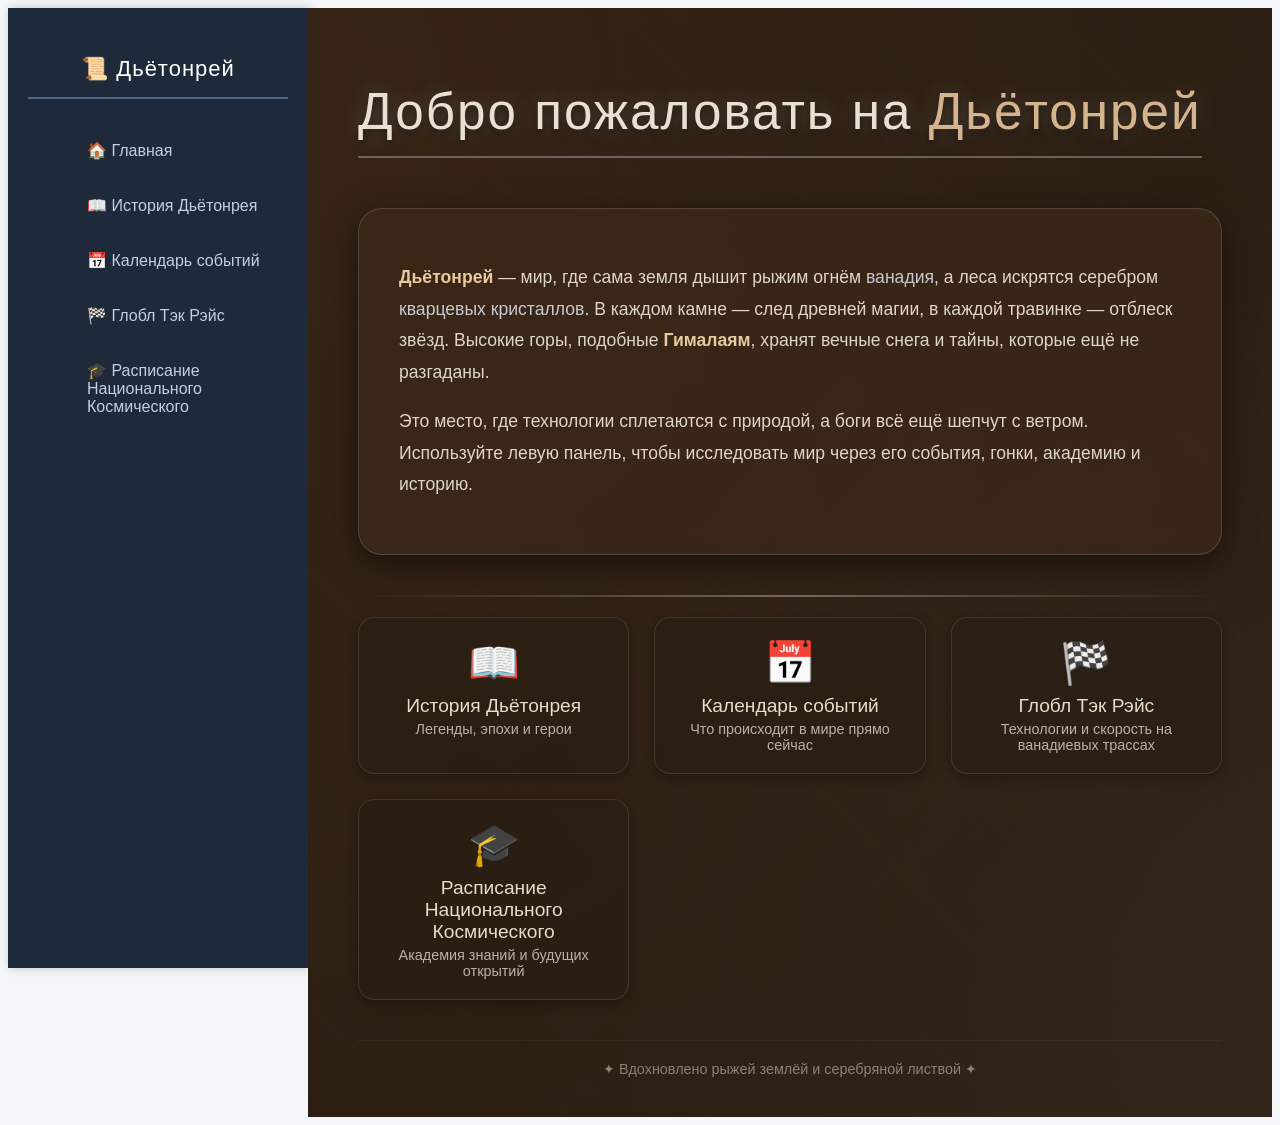
<file: index.html>
<!DOCTYPE html>
<html lang="ru">
<head>
    <meta charset="UTF-8">
    <meta name="viewport" content="width=device-width, initial-scale=1.0">
    <title>Дьётонрей — мир рыжей земли и серебряных лесов</title>
    <link rel="stylesheet" href="style.css">
    <!-- Дополнительные стили только для главной страницы -->
    <style>
        /* Переопределяем фон и текст для main-content */
        .main-content {
            background: #2b1e12; /* тёмный рыжевато-коричневый, как почва */
            color: #e8e0d0;
            max-width: 100%;
            padding: 40px 50px;
            position: relative;
            overflow: hidden;
            min-height: 100vh;
        }

        /* Декоративный фон: имитация руды и кристаллов */
        .main-content::before {
            content: '';
            position: absolute;
            top: -50%;
            left: -50%;
            width: 200%;
            height: 200%;
            background: radial-gradient(circle at 20% 30%, rgba(192, 120, 60, 0.08) 0%, transparent 50%),
                        radial-gradient(circle at 80% 70%, rgba(200, 200, 210, 0.05) 0%, transparent 40%),
                        repeating-linear-gradient(45deg, transparent, transparent 100px, rgba(160, 100, 50, 0.02) 100px, rgba(160, 100, 50, 0.02) 102px);
            pointer-events: none;
            z-index: 0;
        }

        /* Все содержимое поверх фона */
        .main-content > * {
            position: relative;
            z-index: 1;
        }

        /* Заголовок с серебряным свечением */
        .main-content h1 {
            font-size: 3.2rem;
            font-weight: 300;
            color: #e8e0d0;
            text-shadow: 0 0 20px rgba(192, 192, 200, 0.3), 0 4px 8px rgba(0,0,0,0.6);
            margin-bottom: 20px;
            border-bottom: 2px solid rgba(192, 192, 200, 0.4);
            padding-bottom: 15px;
            display: inline-block;
            letter-spacing: 2px;
        }
        .main-content h1 span {
            color: #d4b48c; /* рыжий оттенок */
        }

        /* Основной блок с описанием */
        .welcome-card {
            background: rgba(60, 40, 25, 0.7);
            backdrop-filter: blur(6px);
            border: 1px solid rgba(192, 192, 200, 0.2);
            border-radius: 24px;
            padding: 35px 40px;
            margin: 30px 0 40px 0;
            box-shadow: 0 8px 32px rgba(0,0,0,0.5);
            line-height: 1.8;
            font-size: 1.1rem;
            color: #ddd6c8;
        }
        .welcome-card strong {
            color: #e8c9a0; /* светлый рыжий */
        }
        .welcome-card .silver {
            color: #c8c8d0;
            font-weight: 500;
        }

        /* Сетка карточек разделов */
        .section-grid {
            display: grid;
            grid-template-columns: repeat(auto-fit, minmax(200px, 1fr));
            gap: 25px;
            margin-top: 20px;
        }
        .section-card {
            background: rgba(40, 30, 20, 0.6);
            backdrop-filter: blur(4px);
            border: 1px solid rgba(192, 192, 200, 0.15);
            border-radius: 16px;
            padding: 20px 18px;
            text-align: center;
            transition: all 0.3s ease;
            text-decoration: none;
            color: #ddd6c8;
            box-shadow: 0 4px 12px rgba(0,0,0,0.3);
        }
        .section-card:hover {
            transform: translateY(-6px);
            border-color: #d4b48c;
            background: rgba(60, 40, 25, 0.8);
            box-shadow: 0 8px 24px rgba(192, 120, 60, 0.3);
        }
        .section-card .icon {
            font-size: 2.6rem;
            display: block;
            margin-bottom: 8px;
        }
        .section-card h3 {
            font-weight: 400;
            font-size: 1.2rem;
            margin: 8px 0 4px;
            color: #e8dcc8;
        }
        .section-card p {
            font-size: 0.9rem;
            opacity: 0.8;
            margin: 0;
        }

        /* Серебряная линия-разделитель */
        .silver-line {
            height: 2px;
            background: linear-gradient(90deg, transparent, #b0b0b8, transparent);
            margin: 30px 0 20px;
            opacity: 0.5;
        }

        /* Адаптивность */
        @media (max-width: 768px) {
            .main-content {
                padding: 25px 20px;
            }
            .main-content h1 {
                font-size: 2.2rem;
            }
            .welcome-card {
                padding: 20px;
                font-size: 1rem;
            }
            .section-grid {
                grid-template-columns: 1fr 1fr;
                gap: 15px;
            }
        }
        @media (max-width: 500px) {
            .section-grid {
                grid-template-columns: 1fr;
            }
        }
    </style>
</head>
<body>

    <nav class="sidebar">
        <h2>📜 Дьётонрей</h2>
        <ul>
            <li><a href="index.html">🏠 Главная</a></li>
            <li><a href="history.html">📖 История Дьётонрея</a></li>
            <li><a href="calendar-events.html">📅 Календарь событий</a></li>
            <li><a href="racing_manager.html">🏁 Глобл Тэк Рэйс</a></li>
            <li><a href="uni_schedule.html">🎓 Расписание Национального Космического</a></li>
        </ul>
    </nav>

    <main class="main-content">

        <h1>Добро пожаловать на <span>Дьётонрей</span></h1>

        <div class="welcome-card">
            <p>
                <strong>Дьётонрей</strong> — мир, где сама земля дышит рыжим огнём <span class="silver">ванадия</span>, 
                а леса искрятся серебром <span class="silver">кварцевых кристаллов</span>. 
                В каждом камне — след древней магии, в каждой травинке — отблеск звёзд. 
                Высокие горы, подобные <strong>Гималаям</strong>, хранят вечные снега и тайны, 
                которые ещё не разгаданы.
            </p>
            <p style="margin-top: 12px;">
                Это место, где технологии сплетаются с природой, а боги всё ещё шепчут с ветром. 
                Используйте левую панель, чтобы исследовать мир через его события, гонки, 
                академию и историю.
            </p>
        </div>

        <div class="silver-line"></div>

        <!-- Карточки-ссылки на разделы -->
        <div class="section-grid">
            <a href="history.html" class="section-card">
                <span class="icon">📖</span>
                <h3>История Дьётонрея</h3>
                <p>Легенды, эпохи и герои</p>
            </a>
            <a href="calendar-events.html" class="section-card">
                <span class="icon">📅</span>
                <h3>Календарь событий</h3>
                <p>Что происходит в мире прямо сейчас</p>
            </a>
            <a href="racing_manager.html" class="section-card">
                <span class="icon">🏁</span>
                <h3>Глобл Тэк Рэйс</h3>
                <p>Технологии и скорость на ванадиевых трассах</p>
            </a>
            <a href="uni_schedule.html" class="section-card">
                <span class="icon">🎓</span>
                <h3>Расписание Национального Космического</h3>
                <p>Академия знаний и будущих открытий</p>
            </a>
        </div>

        <div style="margin-top: 40px; font-size: 0.9rem; opacity: 0.5; text-align: center; border-top: 1px solid rgba(192,192,200,0.1); padding-top: 20px;">
            ✦ Вдохновлено рыжей землёй и серебряной листвой ✦
        </div>

    </main>

</body>
</html>
</file>
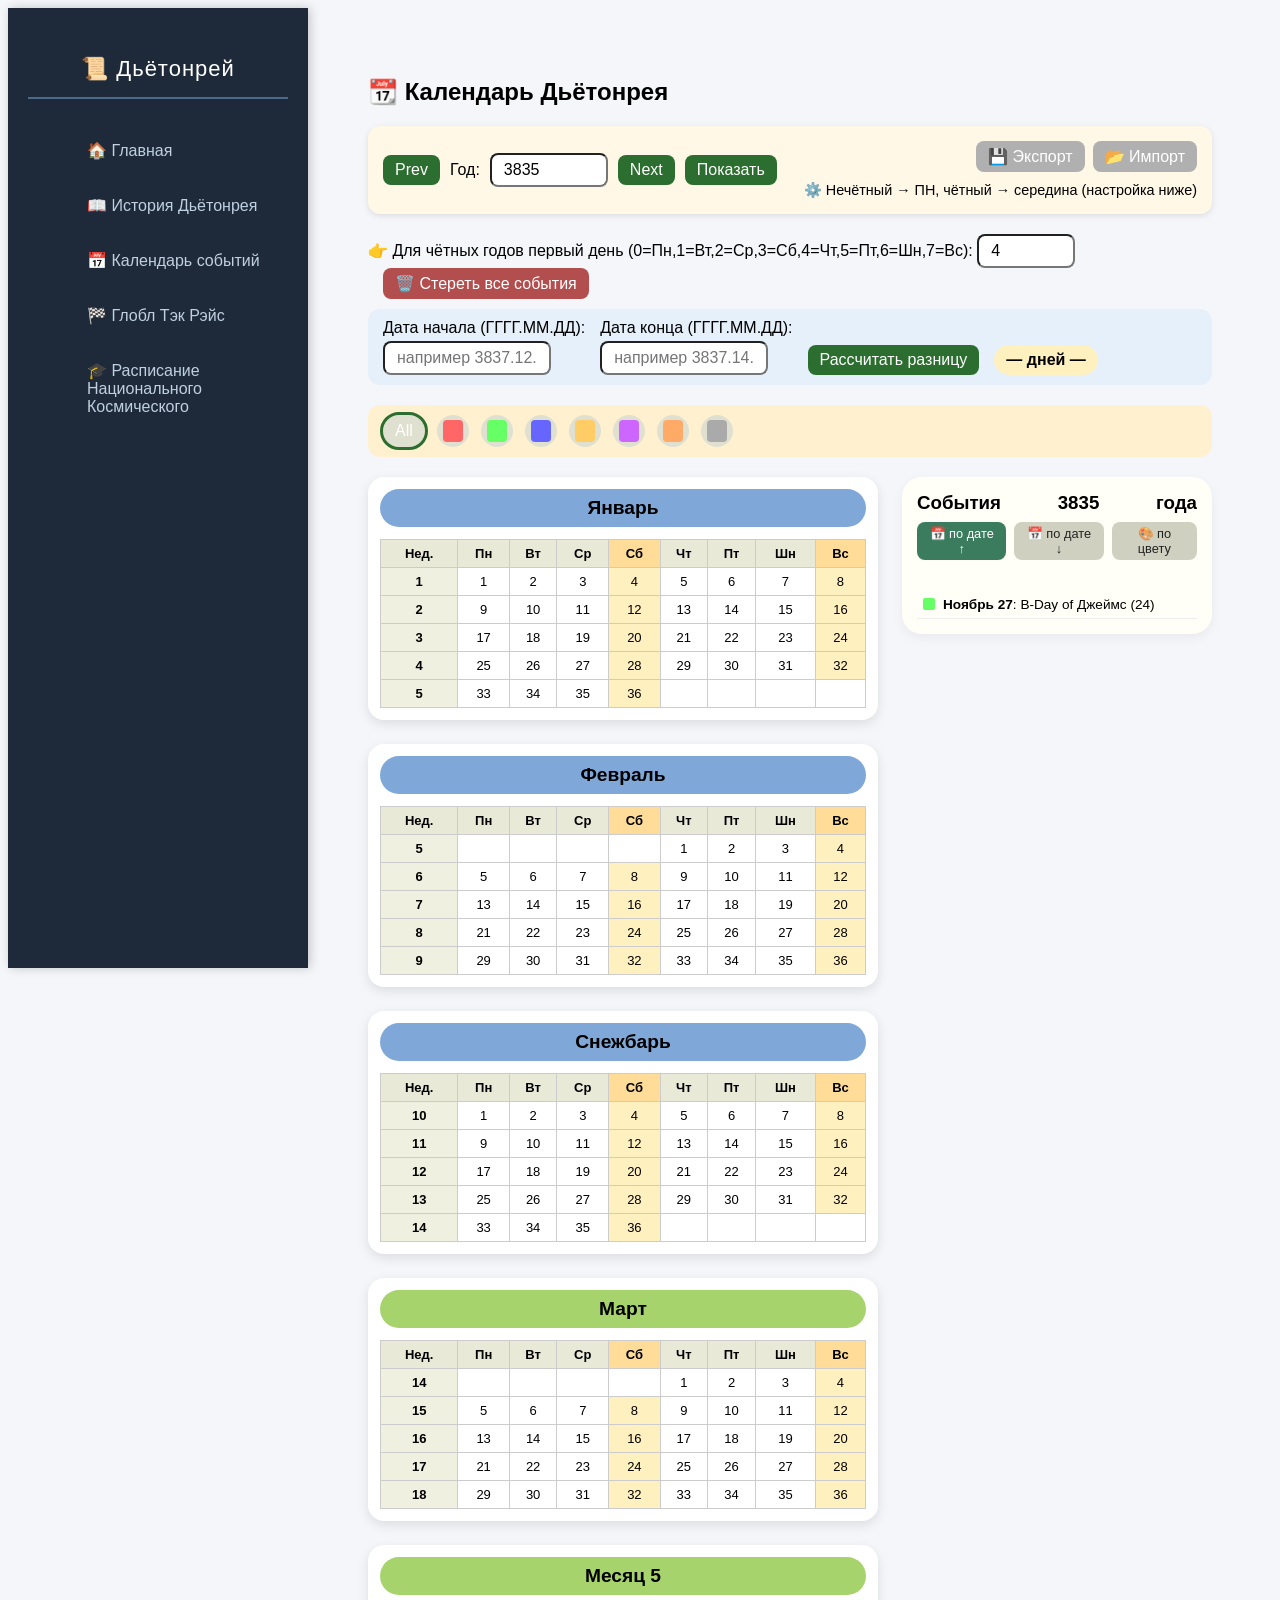
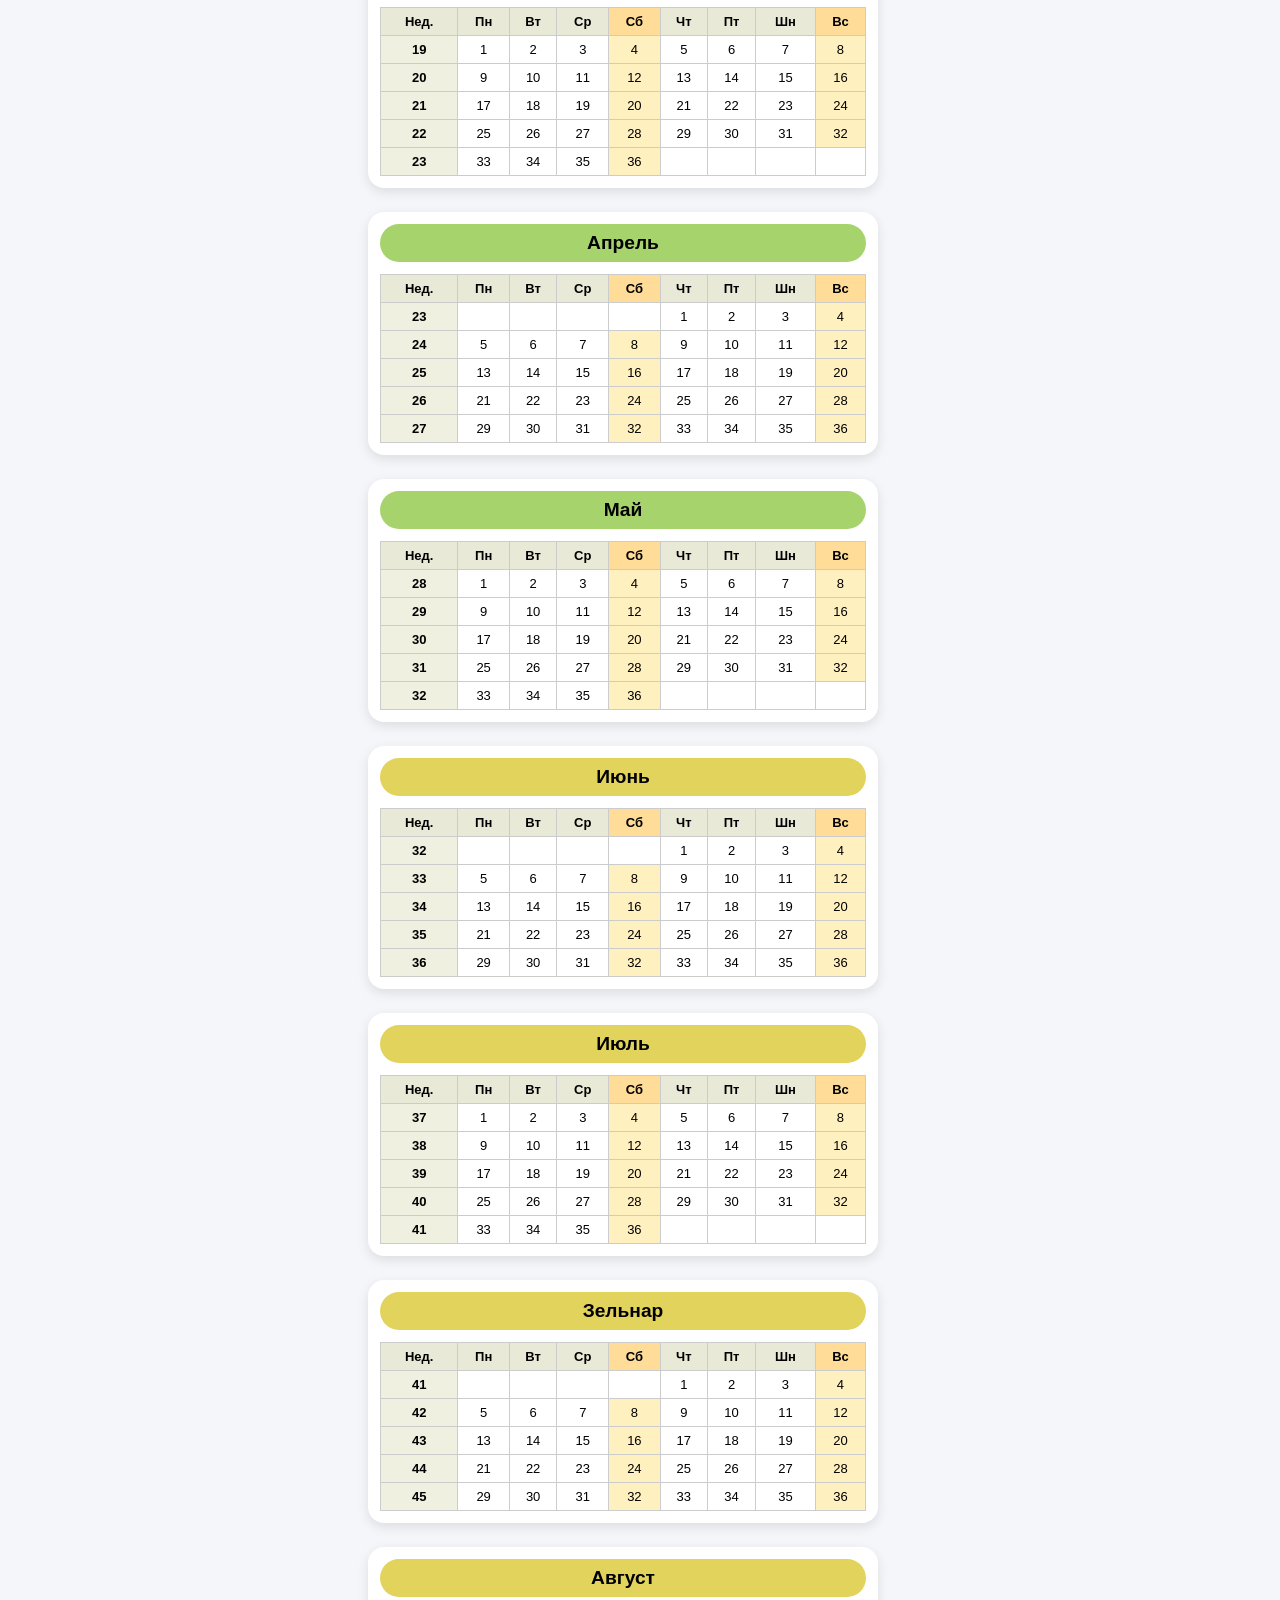
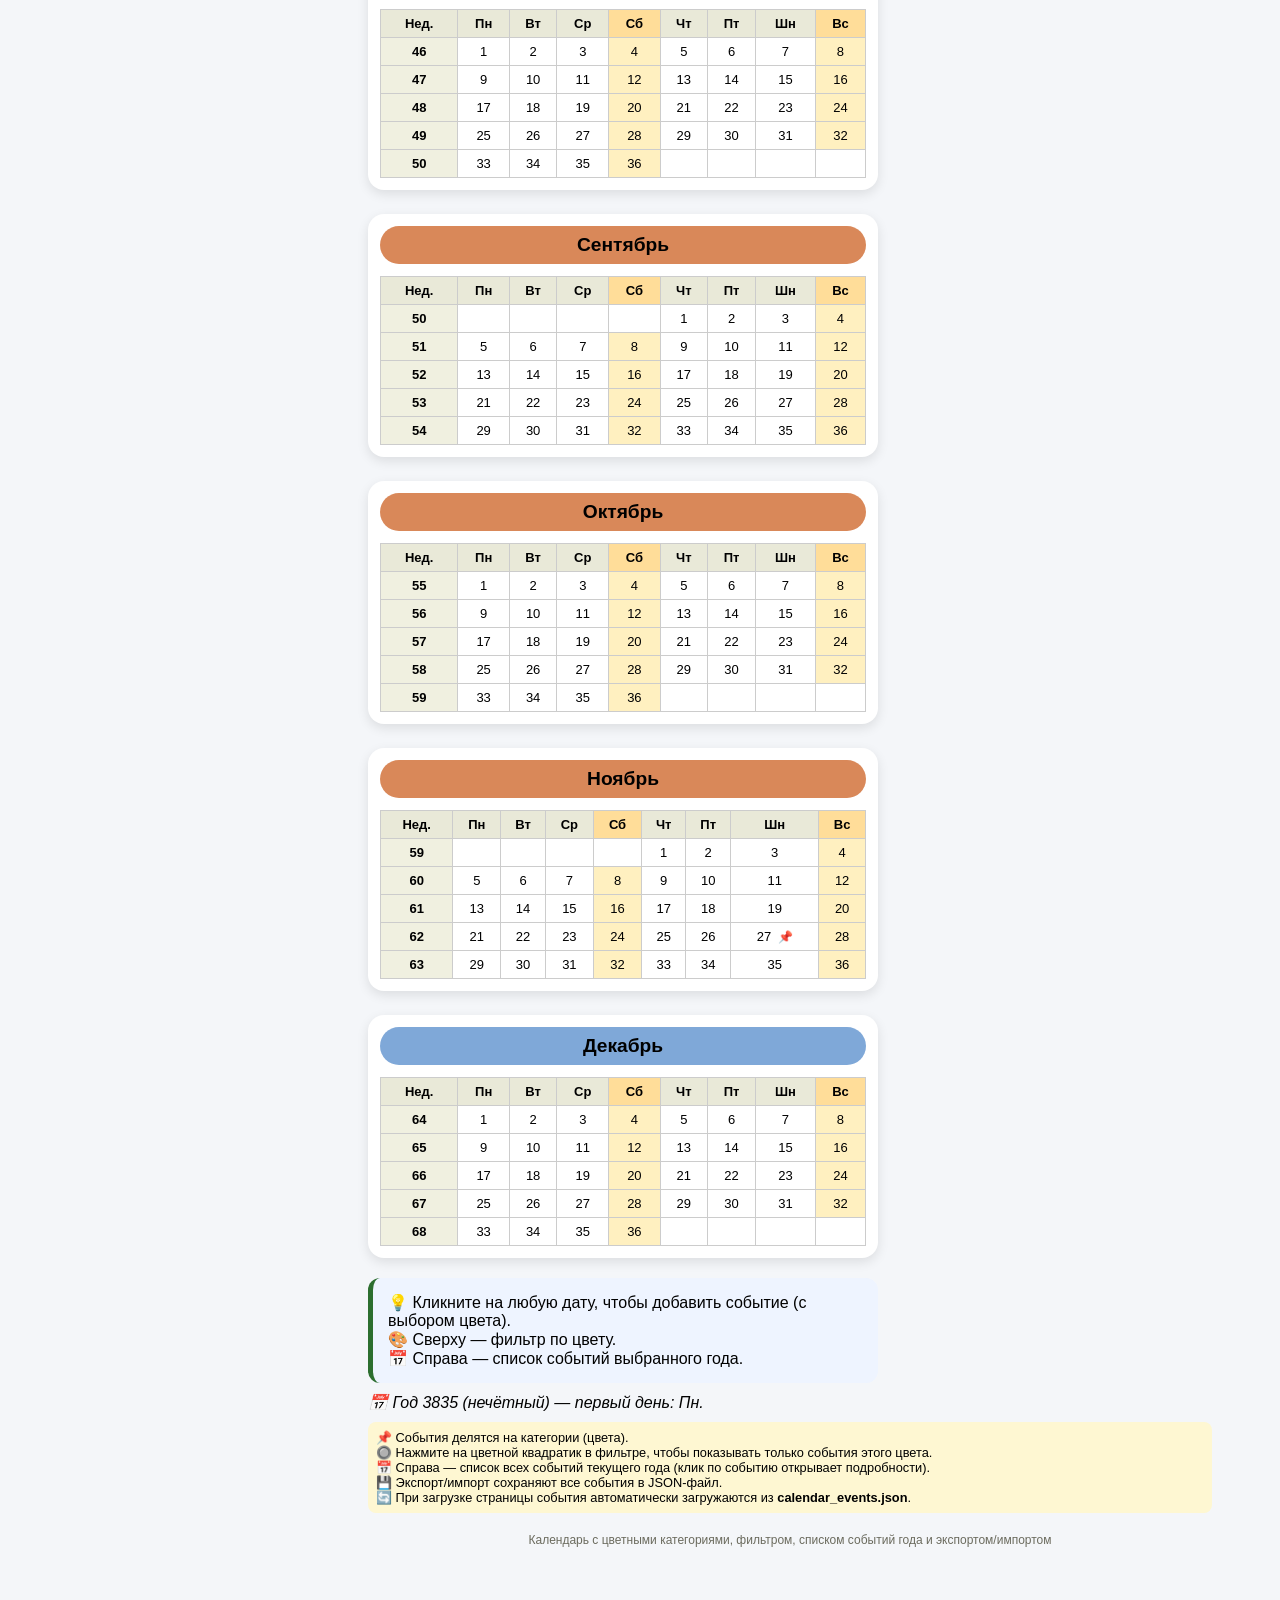
<file: calendar-events.html>
<!DOCTYPE html>
<html lang="ru">
<head>
    <meta charset="UTF-8">
    <meta name="viewport" content="width=device-width, initial-scale=1.0">
    <title>Календарь Дьётонрея</title>
    <!-- Подключаем общий файл стилей (в нём уже есть оформление колонки и main) -->
    <link rel="stylesheet" href="style.css">
    <!-- Дополнительные стили, специфичные для календаря (не конфликтуют с общими) -->
    <style>
        /* Эти стили относятся только к календарю, их можно оставить здесь,
           но они не должны дублировать общие стили для sidebar и main-content */
        .controls {
            background: #fff8e7;
            padding: 15px;
            border-radius: 12px;
            box-shadow: 0 2px 6px rgba(0,0,0,0.1);
            margin-bottom: 20px;
            display: flex;
            flex-wrap: wrap;
            align-items: center;
            gap: 20px;
        }
        .year-nav {
            display: flex;
            gap: 10px;
            align-items: center;
        }
        .right-group {
            margin-left: auto;
            display: flex;
            flex-direction: column;
            align-items: flex-end;
            gap: 6px;
        }
        button, input {
            font-size: 1rem;
            padding: 6px 12px;
            border-radius: 8px;
        }
        button {
            background: #2c6e2f;
            color: white;
            border: none;
            cursor: pointer;
        }
        button:hover {
            background: #1e4a21;
        }
        .export-import {
            display: flex;
            gap: 8px;
        }
        .export-import button {
            background-color: #b0b0b0;
        }
        .export-import button:hover {
            background-color: #909090;
        }
        .filter-bar {
            background: #fff0d0;
            padding: 10px 15px;
            border-radius: 12px;
            margin-bottom: 20px;
            display: flex;
            gap: 12px;
            align-items: center;
            flex-wrap: wrap;
        }
        .filter-btn {
            display: inline-flex;
            align-items: center;
            justify-content: center;
            background: #e0e0d0;
            border: none;
            border-radius: 30px;
            padding: 6px;
            cursor: pointer;
            width: 32px;
            height: 32px;
        }
        .filter-btn.active {
            outline: 3px solid #2c6e2f;
            background: #c0e0c0;
        }
        .filter-color {
            width: 22px;
            height: 22px;
            border-radius: 4px;
            display: inline-block;
        }
        .main-layout {
            display: flex;
            gap: 24px;
            flex-wrap: wrap;
        }
        .calendar-section {
            flex: 3;
            min-width: 300px;
        }
        .events-sidebar {
            flex: 1;
            min-width: 280px;
            background: #fffef7;
            border-radius: 20px;
            box-shadow: 0 4px 12px rgba(0,0,0,0.05);
            padding: 15px;
            align-self: start;
        }
        .events-sidebar h3 {
            margin-top: 0;
            display: flex;
            justify-content: space-between;
            align-items: baseline;
            flex-wrap: wrap;
            gap: 8px;
        }
        .sort-buttons {
            margin-bottom: 12px;
            display: flex;
            gap: 8px;
        }
        .sort-buttons button {
            background: #d0d0c0;
            color: #222;
            font-size: 0.8rem;
            padding: 4px 8px;
        }
        .sort-buttons button.active {
            background: #3b7c5e;
            color: white;
        }
        .year-events-list {
            max-height: 70vh;
            overflow-y: auto;
        }
        .year-event-item {
            padding: 6px;
            border-bottom: 1px solid #eee;
            cursor: pointer;
            display: flex;
            align-items: center;
            gap: 8px;
            font-size: 0.85rem;
        }
        .year-event-item:hover {
            background: #f0f0e0;
        }
        .event-color-badge {
            width: 12px;
            height: 12px;
            border-radius: 2px;
            flex-shrink: 0;
        }
        .calendar-grid {
            display: grid;
            grid-template-columns: repeat(auto-fill, minmax(340px, 1fr));
            gap: 24px;
        }
        .month-card {
            background: white;
            border-radius: 16px;
            box-shadow: 0 4px 12px rgba(0,0,0,0.1);
            padding: 12px;
        }
        .month-card h3 {
            text-align: center;
            margin: 0 0 12px 0;
            background: #d9e6c3;
            padding: 8px;
            border-radius: 40px;
            font-size: 1.2rem;
        }
        table {
            width: 100%;
            border-collapse: collapse;
            text-align: center;
        }
        th, td {
            border: 1px solid #ccc;
            padding: 6px 2px;
            font-size: 13px;
        }
        th {
            background: #e9e9d8;
        }
        td {
            cursor: pointer;
            background-color: #fff;
            transition: 0.05s;
            position: relative;
        }
        td:hover {
            background-color: #e0f0e0;
        }
        .event-marker {
            font-size: 12px;
            margin-left: 3px;
        }
        .info-panel {
            background: #eef4ff;
            padding: 15px;
            border-radius: 12px;
            margin-top: 20px;
            border-left: 5px solid #2c6e2f;
        }
        .add-event-btn {
            background: #4a6f8f;
            margin-top: 10px;
        }
        .note {
            font-size: 0.8rem;
            background: #fef7d2;
            padding: 8px;
            border-radius: 8px;
            margin-top: 10px;
        }
        footer {
            font-size: 0.75rem;
            text-align: center;
            margin-top: 20px;
            color: #6b6b5e;
        }
        .calculator {
            background: #e6f0fa;
            padding: 10px 15px;
            border-radius: 12px;
            margin-top: 10px;
            margin-bottom: 20px;
            display: flex;
            flex-wrap: wrap;
            gap: 15px;
            align-items: flex-end;
        }
        .calculator div {
            display: flex;
            flex-direction: column;
            gap: 4px;
        }
        .calculator input {
            width: 140px;
        }
        .result {
            font-weight: bold;
            background: #fff0c0;
            padding: 6px 12px;
            border-radius: 20px;
        }
        .settings-message {
            font-size: 0.9rem;
            color: #000000;
            margin-top: 4px;
        }
        .clear-btn {
            background: #b34e4e;
        }
        .clear-btn:hover {
            background: #8a3a3a;
        }
        .event-item {
            display: flex;
            justify-content: space-between;
            align-items: center;
            padding: 4px 0;
            border-bottom: 1px solid #eee;
        }
        .event-category-badge {
            display: inline-block;
            width: 14px;
            height: 14px;
            border-radius: 3px;
            margin-right: 6px;
        }
        .edit-event, .delete-event {
            background: none;
            border: none;
            cursor: pointer;
            font-size: 0.9rem;
            padding: 2px 6px;
            margin-left: 4px;
            border-radius: 4px;
        }
        .edit-event:hover {
            background: #d0e0ff;
        }
        .delete-event:hover {
            background: #ffd0d0;
        }
    </style>
</head>
<body>

    <!-- ===== ЛЕВАЯ КОЛОНКА (общая для всех страниц) ===== -->
    <nav class="sidebar">
        <h2>📜 Дьётонрей</h2>
        <ul>
            <li><a href="index.html">🏠 Главная</a></li>
            <li><a href="history.html">📖 История Дьётонрея</a></li>
            <li><a href="calendar-events.html">📅 Календарь событий</a></li>
            <li><a href="racing_manager.html">🏁 Глобл Тэк Рэйс</a></li>
            <li><a href="uni_schedule.html">🎓 Расписание Национального Космического</a></li>
        </ul>
    </nav>

    <!-- ===== ОСНОВНОЙ КОНТЕНТ ===== -->
    <main class="main-content">
        <h2>📆 Календарь Дьётонрея</h2>
        <div class="controls">
            <div class="year-nav">
                <button id="prevYearBtn">Prev</button>
                <label>Год:</label>
                <input type="number" id="yearInput" value="3835" step="1" style="width: 90px;">
                <button id="nextYearBtn">Next</button>
                <button id="showBtn">Показать</button>
            </div>
            <div class="right-group">
                <div class="export-import">
                    <button id="exportEventsBtn">💾 Экспорт</button>
                    <button id="importEventsBtn">📂 Импорт</button>
                </div>
                <div class="settings-message">
                    ⚙️ Нечётный → ПН, чётный → середина (настройка ниже)
                </div>
            </div>
        </div>

        <div>
            <label>👉 Для чётных годов первый день (0=Пн,1=Вт,2=Ср,3=Сб,4=Чт,5=Пт,6=Шн,7=Вс): </label>
            <input type="number" id="evenStartDay" value="4" min="0" max="7" step="1" style="width: 70px;">
            <button id="clearEventsBtn" class="clear-btn" style="margin-left:15px;">🗑️ Стереть все события</button>
        </div>

        <div class="calculator">
            <div>
                <label>Дата начала (ГГГГ.ММ.ДД):</label>
                <input type="text" id="startDate" placeholder="например 3837.12.03">
            </div>
            <div>
                <label>Дата конца (ГГГГ.ММ.ДД):</label>
                <input type="text" id="endDate" placeholder="например 3837.14.30">
            </div>
            <div>
                <button id="calcDiffBtn">Рассчитать разницу</button>
            </div>
            <div id="diffResult" class="result">— дней —</div>
        </div>

        <div class="filter-bar" id="filterBar"></div>

        <div class="main-layout">
            <div class="calendar-section">
                <div id="calendarContainer" class="calendar-grid"></div>
                <div id="infoPanel" class="info-panel">
                    💡 Кликните на любую дату, чтобы добавить событие (с выбором цвета).<br>
                    🎨 Сверху — фильтр по цвету.<br>
                    📅 Справа — список событий выбранного года.
                </div>
            </div>
            <div class="events-sidebar" id="eventsSidebar">
                <h3>События <span id="currentYearDisplay"></span> года
                    <span class="sort-buttons">
                        <button data-sort="date-asc" class="active">📅 по дате ↑</button>
                        <button data-sort="date-desc">📅 по дате ↓</button>
                        <button data-sort="category">🎨 по цвету</button>
                    </span>
                </h3>
                <div id="yearEventsList" class="year-events-list">
                    <p>Выберите год</p>
                </div>
            </div>
        </div>

        <div class="note">
            📌 События делятся на категории (цвета).<br>
            🔘 Нажмите на цветной квадратик в фильтре, чтобы показывать только события этого цвета.<br>
            📅 Справа — список всех событий текущего года (клик по событию открывает подробности).<br>
            💾 Экспорт/импорт сохраняют все события в JSON-файл.<br>
            🔄 При загрузке страницы события автоматически загружаются из <strong>calendar_events.json</strong>.
        </div>
        <footer>Календарь с цветными категориями, фильтром, списком событий года и экспортом/импортом</footer>
    </main>

    <!-- ===== ВСЕ СКРИПТЫ (такие же, как были) ===== -->
    <script>
        // ---- Константы ----
        const monthNames = [
            "Январь", "Февраль", "Снежбарь", "Март", "Месяц 5",
            "Апрель", "Май", "Июнь", "Июль", "Зельнар",
            "Август", "Сентябрь", "Октябрь", "Ноябрь", "Декабрь"
        ];
        const weekDays = ["Пн", "Вт", "Ср", "Сб", "Чт", "Пт", "Шн", "Вс"];
        const daysInMonth = Array(15).fill(36);

        const CATEGORIES = [
            { id: "color1", name: "Красный", color: "#ff6666" },
            { id: "color2", name: "Зелёный", color: "#66ff66" },
            { id: "color3", name: "Синий", color: "#6666ff" },
            { id: "color4", name: "Жёлтый", color: "#ffcc66" },
            { id: "color5", name: "Фиолетовый", color: "#cc66ff" },
            { id: "color6", name: "Оранжевый", color: "#ffaa66" },
            { id: "color7", name: "Серый", color: "#aaaaaa" }
        ];

        const STORAGE_KEY = "fantasyCalendarEventsMulti";
        let currentFilter = null;
        let currentSort = "date-asc";

        function loadEvents() { return JSON.parse(localStorage.getItem(STORAGE_KEY) || "{}"); }
        function saveEvents(events) { localStorage.setItem(STORAGE_KEY, JSON.stringify(events)); }

        async function autoLoadFromJson() {
            try {
                const response = await fetch("calendar_events.json");
                if (!response.ok) throw new Error("Файл не найден");
                const imported = await response.json();
                if (typeof imported === 'object' && imported !== null) {
                    saveEvents(imported);
                    console.log("Автозагрузка: события импортированы из calendar_events.json");
                    return true;
                }
            } catch(e) {
                console.warn("Автозагрузка не удалась, оставляем текущие события", e);
            }
            return false;
        }

        function getEventsForDate(year, monthIdx, day) { return loadEvents()[`${year}-${monthIdx}-${day}`] || []; }

        function addEventToDate(year, monthIdx, day, text, categoryId) {
            if (!text.trim()) return;
            const events = loadEvents();
            const key = `${year}-${monthIdx}-${day}`;
            if (!events[key]) events[key] = [];
            events[key].push({ text: text.trim(), categoryId });
            saveEvents(events);
            renderCalendar();
            showDateInfo(year, monthIdx, day);
            updateYearEventsList(year);
        }

        function editEventFromDate(year, monthIdx, day, index) {
            const events = loadEvents();
            const key = `${year}-${monthIdx}-${day}`;
            if (!events[key] || !events[key][index]) return;
            const oldEvent = events[key][index];
            let newText = prompt("Редактировать текст события:", oldEvent.text);
            if (newText === null) return;
            newText = newText.trim();
            let catOptions = CATEGORIES.map((c, i) => `${i+1} - ${c.name}`).join('\n');
            let newCatId = oldEvent.categoryId;
            let changeCat = confirm(`Изменить категорию? Сейчас: ${CATEGORIES.find(c => c.id === oldEvent.categoryId).name}\nОК — да, Отмена — оставить.`);
            if (changeCat) {
                let catChoice = prompt(`Выберите новую категорию:\n${catOptions}\nВведите номер (1-${CATEGORIES.length}):`);
                if (catChoice) {
                    let num = parseInt(catChoice);
                    if (num >= 1 && num <= CATEGORIES.length) newCatId = CATEGORIES[num-1].id;
                }
            }
            if (newText === "") {
                events[key].splice(index, 1);
                if (events[key].length === 0) delete events[key];
            } else {
                events[key][index] = { text: newText, categoryId: newCatId };
            }
            saveEvents(events);
            renderCalendar();
            const panel = document.getElementById('infoPanel');
            const curr = panel.getAttribute('data-current-date');
            if (curr) {
                const [y, m, d] = curr.split('-').map(Number);
                if (y === year && m === monthIdx && d === day) showDateInfo(year, monthIdx, day);
            }
            updateYearEventsList(year);
        }

        function deleteEventFromDate(year, monthIdx, day, index) {
            const events = loadEvents();
            const key = `${year}-${monthIdx}-${day}`;
            if (events[key] && events[key][index]) {
                events[key].splice(index, 1);
                if (events[key].length === 0) delete events[key];
                saveEvents(events);
                renderCalendar();
                showDateInfo(year, monthIdx, day);
                updateYearEventsList(year);
            }
        }

        function clearAllEvents() {
            if (confirm("Удалить ВСЕ события?")) {
                localStorage.removeItem(STORAGE_KEY);
                renderCalendar();
                document.getElementById('infoPanel').innerHTML = "💡 Все события удалены. Кликните на дату, чтобы добавить новое.";
                const currentYear = getCurrentYear();
                updateYearEventsList(currentYear);
            }
        }

        async function exportEvents() {
            const events = loadEvents();
            const dataStr = JSON.stringify(events, null, 2);
            if (window.pywebview && window.pywebview.api && window.pywebview.api.save_file) {
                const savedPath = await window.pywebview.api.save_file(dataStr);
                if (savedPath) alert("События сохранены в файл:\n" + savedPath);
                else alert("Сохранение отменено");
            } else {
                const blob = new Blob([dataStr], {type: "application/json"});
                const url = URL.createObjectURL(blob);
                const a = document.createElement('a');
                a.href = url;
                a.download = "calendar_events.json";
                document.body.appendChild(a);
                a.click();
                document.body.removeChild(a);
                URL.revokeObjectURL(url);
            }
        }

        async function importEventsFromFile() {
            if (window.pywebview && window.pywebview.api && window.pywebview.api.load_file) {
                const content = await window.pywebview.api.load_file();
                if (content) {
                    try {
                        const imported = JSON.parse(content);
                        if (typeof imported === 'object' && imported !== null) {
                            if (confirm("Импорт заменит все текущие события. Продолжить?")) {
                                saveEvents(imported);
                                renderCalendar();
                                document.getElementById('infoPanel').innerHTML = "✅ События успешно импортированы.";
                                const currentYear = getCurrentYear();
                                updateYearEventsList(currentYear);
                            }
                        } else throw new Error();
                    } catch(e) { alert("Ошибка: неверный формат файла"); }
                }
            } else {
                const input = document.createElement('input');
                input.type = 'file';
                input.accept = '.json';
                input.onchange = (e) => {
                    const file = e.target.files[0];
                    if (!file) return;
                    const reader = new FileReader();
                    reader.onload = (ev) => {
                        try {
                            const imported = JSON.parse(ev.target.result);
                            if (confirm("Импорт заменит все текущие события. Продолжить?")) {
                                saveEvents(imported);
                                renderCalendar();
                                document.getElementById('infoPanel').innerHTML = "✅ События импортированы.";
                                const currentYear = getCurrentYear();
                                updateYearEventsList(currentYear);
                            }
                        } catch(e) { alert("Ошибка чтения файла"); }
                    };
                    reader.readAsText(file);
                };
                input.click();
            }
        }

        function dateToAbsoluteDays(year, monthIndex, day) {
            let total = 0;
            for (let y = 1; y < year; y++) total += 540;
            for (let m = 0; m < monthIndex; m++) total += daysInMonth[m];
            return total + day;
        }

        function parseDateString(str) {
            const parts = str.split('.');
            if (parts.length !== 3) return null;
            let year = parseInt(parts[0]), month = parseInt(parts[1]), day = parseInt(parts[2]);
            if (isNaN(year) || isNaN(month) || isNaN(day) || month < 1 || month > 15 || day < 1 || day > 36) return null;
            return { year, monthIndex: month-1, day };
        }

        function calculateDateDiff() {
            const startStr = document.getElementById('startDate').value.trim();
            const endStr = document.getElementById('endDate').value.trim();
            if (!startStr || !endStr) { document.getElementById('diffResult').innerText = '❌ Введите обе даты'; return; }
            const start = parseDateString(startStr);
            const end = parseDateString(endStr);
            if (!start) { document.getElementById('diffResult').innerText = '❌ Неверный формат начала'; return; }
            if (!end) { document.getElementById('diffResult').innerText = '❌ Неверный формат конца'; return; }
            const diff = dateToAbsoluteDays(end.year, end.monthIndex, end.day) - dateToAbsoluteDays(start.year, start.monthIndex, start.day);
            const absDiff = Math.abs(diff);
            let resultText = `Разница: ${absDiff} день(дней)`;
            if (diff > 0) resultText += ` (дата конца позже)`;
            else if (diff < 0) resultText += ` (дата начала позже)`;
            else resultText += ` (даты одинаковы)`;
            document.getElementById('diffResult').innerHTML = resultText;
        }

        function getStartWeekDay(yearNum) {
            if (yearNum % 2 !== 0) return 0;
            let evenStart = parseInt(document.getElementById('evenStartDay').value, 10);
            if (isNaN(evenStart)) evenStart = 4;
            return Math.min(7, Math.max(0, evenStart));
        }

        function buildMonthCalendar(monthIndex, startWeekDayForYear) {
            let daysBefore = 0;
            for (let i = 0; i < monthIndex; i++) daysBefore += daysInMonth[i];
            let firstDayWeek = (startWeekDayForYear + daysBefore) % 8;
            const daysCount = daysInMonth[monthIndex];
            let rows = [], week = [];
            for (let i = 0; i < firstDayWeek; i++) week.push(null);
            for (let d = 1; d <= daysCount; d++) {
                week.push(d);
                if (week.length === 8) { rows.push(week); week = []; }
            }
            if (week.length) { while (week.length < 8) week.push(null); rows.push(week); }
            return rows;
        }

        function getCurrentYear() {
            return parseInt(document.getElementById('yearInput').value, 10);
        }

        function getEventsForYear(year) {
            const events = loadEvents();
            const result = [];
            for (const key in events) {
                const [y, monthIdx, day] = key.split('-').map(Number);
                if (y === year) {
                    for (let idx = 0; idx < events[key].length; idx++) {
                        result.push({
                            year, monthIdx, day,
                            index: idx,
                            text: events[key][idx].text,
                            categoryId: events[key][idx].categoryId,
                            absDay: dateToAbsoluteDays(year, monthIdx, day)
                        });
                    }
                }
            }
            return result;
        }

        function sortEventList(events, sortType) {
            const catOrder = CATEGORIES.reduce((acc, cat, i) => { acc[cat.id] = i; return acc; }, {});
            if (sortType === "date-asc") {
                events.sort((a,b) => a.absDay - b.absDay);
            } else if (sortType === "date-desc") {
                events.sort((a,b) => b.absDay - a.absDay);
            } else if (sortType === "category") {
                events.sort((a,b) => catOrder[a.categoryId] - catOrder[b.categoryId]);
            }
            return events;
        }

        function updateYearEventsList(year) {
            const container = document.getElementById('yearEventsList');
            const yearDisplay = document.getElementById('currentYearDisplay');
            yearDisplay.textContent = year;
            let events = getEventsForYear(year);
            if (events.length === 0) {
                container.innerHTML = '<p>Нет событий в этом году</p>';
                return;
            }
            events = sortEventList(events, currentSort);
            const catMap = Object.fromEntries(CATEGORIES.map(c => [c.id, c]));
            let html = '';
            for (const ev of events) {
                const cat = catMap[ev.categoryId];
                const monthName = monthNames[ev.monthIdx];
                const dateStr = `${monthName} ${ev.day}`;
                html += `
                    <div class="year-event-item" data-year="${ev.year}" data-month="${ev.monthIdx}" data-day="${ev.day}">
                        <div class="event-color-badge" style="background: ${cat.color};"></div>
                        <div><strong>${dateStr}</strong>: ${escapeHtml(ev.text)}</div>
                    </div>
                `;
            }
            container.innerHTML = html;
            document.querySelectorAll('.year-event-item').forEach(el => {
                el.addEventListener('click', (e) => {
                    const year = parseInt(el.dataset.year);
                    const month = parseInt(el.dataset.month);
                    const day = parseInt(el.dataset.day);
                    showDateInfo(year, month, day);
                });
            });
        }

        function showDateInfo(year, monthIdx, day) {
            let daysBefore = 0;
            for (let i = 0; i < monthIdx; i++) daysBefore += daysInMonth[i];
            const dayOfYear = daysBefore + day;
            const startDay = getStartWeekDay(year);
            const weekNumber = Math.floor((dayOfYear - 1 + startDay) / 8) + 1;
            const daysLeft = 540 - dayOfYear;
            const startDayOfYear = getStartWeekDay(year);
            const weekDayIndex = (startDayOfYear + dayOfYear - 1) % 8;
            const weekDayName = weekDays[weekDayIndex];

            const allEvents = getEventsForDate(year, monthIdx, day);
            let filteredEvents = allEvents;
            if (currentFilter !== null) filteredEvents = allEvents.filter(ev => ev.categoryId === currentFilter);
            const catMap = Object.fromEntries(CATEGORIES.map(c => [c.id, c]));

            let eventsHtml = '';
            if (filteredEvents.length === 0) {
                eventsHtml = '<p><em>Нет событий (с учётом фильтра)</em></p>';
            } else {
                filteredEvents.forEach((ev, idx) => {
                    const cat = catMap[ev.categoryId];
                    const originalIdx = allEvents.findIndex((e, i) => e.text === ev.text && e.categoryId === ev.categoryId);
                    eventsHtml += `
                        <div class="event-item">
                            <div>
                                <span class="event-category-badge" style="background: ${cat.color};"></span>
                                <strong>${cat.name}:</strong> ${escapeHtml(ev.text)}
                            </div>
                            <div>
                                <button class="edit-event" data-year="${year}" data-month="${monthIdx}" data-day="${day}" data-index="${originalIdx}">✏️</button>
                                <button class="delete-event" data-year="${year}" data-month="${monthIdx}" data-day="${day}" data-index="${originalIdx}">✖ Удалить</button>
                            </div>
                        </div>
                    `;
                });
            }

            const panel = document.getElementById('infoPanel');
            panel.setAttribute('data-current-date', `${year}-${monthIdx}-${day}`);
            panel.innerHTML = `
                <strong>📅 ${monthNames[monthIdx]} ${day}, ${year} год</strong><br>
                🗓️ День недели: ${weekDayName}<br>
                🔢 Порядковый номер: ${dayOfYear} из 540<br>
                📅 Неделя №${weekNumber} (8-дневная)<br>
                ⏳ До конца года осталось: ${daysLeft} дней<br>
                <div style="margin-top:12px;"><strong>📌 События${currentFilter ? ` (категория: ${catMap[currentFilter]?.name || '?'})` : ''}:</strong></div>
                <div id="eventsList">${eventsHtml}</div>
                <button id="addEventBtn" class="add-event-btn">+ Добавить событие</button>
            `;

            document.querySelectorAll('.edit-event').forEach(btn => {
                btn.addEventListener('click', (e) => {
                    e.stopPropagation();
                    const y = parseInt(btn.dataset.year);
                    const m = parseInt(btn.dataset.month);
                    const d = parseInt(btn.dataset.day);
                    const idx = parseInt(btn.dataset.index);
                    editEventFromDate(y, m, d, idx);
                });
            });
            document.querySelectorAll('.delete-event').forEach(btn => {
                btn.addEventListener('click', (e) => {
                    e.stopPropagation();
                    const y = parseInt(btn.dataset.year);
                    const m = parseInt(btn.dataset.month);
                    const d = parseInt(btn.dataset.day);
                    const idx = parseInt(btn.dataset.index);
                    deleteEventFromDate(y, m, d, idx);
                });
            });
            const addBtn = document.getElementById('addEventBtn');
            if (addBtn) {
                addBtn.addEventListener('click', () => {
                    let catOptions = CATEGORIES.map((c, i) => `${i+1} - ${c.name}`).join('\n');
                    let catChoice = prompt(`Выберите категорию:\n${catOptions}\nВведите номер (1-${CATEGORIES.length}):`);
                    let categoryId = null;
                    if (catChoice) {
                        let num = parseInt(catChoice);
                        if (num >= 1 && num <= CATEGORIES.length) categoryId = CATEGORIES[num-1].id;
                    }
                    if (!categoryId) { alert("Категория не выбрана"); return; }
                    let eventText = prompt("Введите текст события:");
                    if (eventText && eventText.trim()) addEventToDate(year, monthIdx, day, eventText, categoryId);
                });
            }
        }

        function renderCalendar() {
            let year = getCurrentYear();
            document.getElementById('yearInput').value = year;
            const startDay = getStartWeekDay(year);
            const container = document.getElementById('calendarContainer');
            container.innerHTML = '';
            const allEvents = loadEvents();
            for (let m = 0; m < 15; m++) {
                const rows = buildMonthCalendar(m, startDay);
                const card = document.createElement('div');
                card.className = 'month-card';
                const title = document.createElement('h3');
                title.innerText = monthNames[m];
                title.style.backgroundColor = getSeasonColor(m);
                card.appendChild(title);
                const table = document.createElement('table');
                const thead = document.createElement('thead');
                const trHead = document.createElement('tr');
                const thWeek = document.createElement('th');
                thWeek.innerText = 'Нед.';
                thWeek.style.backgroundColor = '#e9e9d8';
                trHead.appendChild(thWeek);
                for (let d = 0; d < weekDays.length; d++) {
                    const th = document.createElement('th');
                    th.innerText = weekDays[d];
                    if (d === 3 || d === 7) th.style.backgroundColor = '#ffdd99';
                    trHead.appendChild(th);
                }
                thead.appendChild(trHead);
                table.appendChild(thead);

                const tbody = document.createElement('tbody');
                for (let r = 0; r < rows.length; r++) {
                    const tr = document.createElement('tr');
                    let firstDayNum = null;
                    for (let c = 0; c < rows[r].length; c++) {
                        if (rows[r][c] !== null) { firstDayNum = rows[r][c]; break; }
                    }
                    let weekNumber = '';
                    if (firstDayNum !== null) {
                        let daysBefore = 0;
                        for (let i = 0; i < m; i++) daysBefore += daysInMonth[i];
                        const dayOfYear = daysBefore + firstDayNum;
                        weekNumber = Math.floor((dayOfYear - 1 + startDay) / 8) + 1;
                    }
                    const tdWeek = document.createElement('td');
                    tdWeek.innerText = weekNumber;
                    tdWeek.style.backgroundColor = '#f0f0e0';
                    tdWeek.style.fontWeight = 'bold';
                    tr.appendChild(tdWeek);

                    for (let c = 0; c < rows[r].length; c++) {
                        const dayNum = rows[r][c];
                        const td = document.createElement('td');
                        if (dayNum !== null) {
                            td.innerText = dayNum;
                            const key = `${year}-${m}-${dayNum}`;
                            const evs = allEvents[key];
                            let showMarker = false;
                            let tooltipText = '';
                            if (evs && evs.length > 0) {
                                if (currentFilter === null) {
                                    showMarker = true;
                                    tooltipText = evs.map(e => e.text).join(', ');
                                } else {
                                    const hasFiltered = evs.some(ev => ev.categoryId === currentFilter);
                                    if (hasFiltered) {
                                        showMarker = true;
                                        tooltipText = evs.map(e => e.text).join(', ');
                                    }
                                }
                            }
                            if (showMarker) {
                                const marker = document.createElement('span');
                                marker.className = 'event-marker';
                                marker.innerText = ' 📌';
                                td.appendChild(marker);
                                td.title = tooltipText;
                            }
                            if ((c === 3 || c === 7)) td.style.backgroundColor = '#fff0c0';
                            td.addEventListener('click', (function(y, mm, dd) {
                                return function() { showDateInfo(y, mm, dd); };
                            })(year, m, dayNum));
                        } else {
                            td.innerText = '';
                        }
                        tr.appendChild(td);
                    }
                    tbody.appendChild(tr);
                }
                table.appendChild(tbody);
                card.appendChild(table);
                container.appendChild(card);
            }
            let extra = document.getElementById('yearExtraInfo');
            if (!extra) {
                extra = document.createElement('div');
                extra.id = 'yearExtraInfo';
                extra.style.marginTop = '10px';
                extra.style.fontStyle = 'italic';
                container.parentNode.appendChild(extra);
            }
            extra.innerHTML = `📅 Год ${year} (${year % 2 === 0 ? 'чётный' : 'нечётный'}) — первый день: ${weekDays[startDay]}.`;
            updateYearEventsList(year);
        }

        function buildFilterBar() {
            const bar = document.getElementById('filterBar');
            bar.innerHTML = '';
            const allBtn = document.createElement('button');
            allBtn.innerText = 'All';
            allBtn.className = `filter-btn ${currentFilter === null ? 'active' : ''}`;
            allBtn.style.width = 'auto';
            allBtn.style.padding = '6px 12px';
            allBtn.style.background = '#e0e0d0';
            allBtn.addEventListener('click', () => {
                currentFilter = null;
                renderCalendar();
                updateFilterUI();
                const panel = document.getElementById('infoPanel');
                const curr = panel.getAttribute('data-current-date');
                if (curr) { const [y, m, d] = curr.split('-').map(Number); showDateInfo(y, m, d); }
                else panel.innerHTML = `💡 Фильтр сброшен. Кликните на дату для просмотра событий.`;
            });
            bar.appendChild(allBtn);
            CATEGORIES.forEach(cat => {
                const btn = document.createElement('button');
                btn.className = `filter-btn ${currentFilter === cat.id ? 'active' : ''}`;
                btn.title = cat.name;
                const colorSpan = document.createElement('span');
                colorSpan.className = 'filter-color';
                colorSpan.style.backgroundColor = cat.color;
                btn.appendChild(colorSpan);
                btn.addEventListener('click', () => {
                    currentFilter = cat.id;
                    renderCalendar();
                    updateFilterUI();
                    const panel = document.getElementById('infoPanel');
                    const curr = panel.getAttribute('data-current-date');
                    if (curr) { const [y, m, d] = curr.split('-').map(Number); showDateInfo(y, m, d); }
                    else panel.innerHTML = `💡 Показаны только события с цветом "${cat.name}". Кликните на дату.`;
                });
                bar.appendChild(btn);
            });
        }

        function updateFilterUI() {
            const btns = document.querySelectorAll('#filterBar .filter-btn');
            btns.forEach(btn => btn.classList.remove('active'));
            if (currentFilter === null) { btns[0]?.classList.add('active'); return; }
            const cat = CATEGORIES.find(c => c.id === currentFilter);
            if (cat) {
                for (let i = 1; i < btns.length; i++) {
                    if (btns[i].title === cat.name) { btns[i].classList.add('active'); break; }
                }
            }
        }

        function getSeasonColor(monthIndex) {
            if (monthIndex === 14 || monthIndex === 0 || monthIndex === 1 || monthIndex === 2) return "#7fa8d8";
            if (monthIndex >= 3 && monthIndex <= 6) return "#a7d36d";
            if (monthIndex >= 7 && monthIndex <= 10) return "#e2d35d";
            if (monthIndex >= 11 && monthIndex <= 13) return "#d98859";
            return "#d9e6c3";
        }

        function escapeHtml(str) {
            return String(str).replace(/[&<>]/g, function(m) {
                if (m === '&') return '&amp;';
                if (m === '<') return '&lt;';
                if (m === '>') return '&gt;';
                return m;
            });
        }

        function prevYear() { let y = getCurrentYear(); document.getElementById('yearInput').value = y - 1; renderCalendar(); }
        function nextYear() { let y = getCurrentYear(); document.getElementById('yearInput').value = y + 1; renderCalendar(); }

        window.addEventListener('DOMContentLoaded', async () => {
            await autoLoadFromJson();
            buildFilterBar();
            renderCalendar();
            document.getElementById('prevYearBtn').addEventListener('click', prevYear);
            document.getElementById('nextYearBtn').addEventListener('click', nextYear);
            document.getElementById('showBtn').addEventListener('click', renderCalendar);
            document.getElementById('evenStartDay').addEventListener('change', renderCalendar);
            document.getElementById('clearEventsBtn').addEventListener('click', clearAllEvents);
            document.getElementById('calcDiffBtn').addEventListener('click', calculateDateDiff);
            document.getElementById('exportEventsBtn').addEventListener('click', exportEvents);
            document.getElementById('importEventsBtn').addEventListener('click', importEventsFromFile);
            document.getElementById('yearInput').addEventListener('keypress', (e) => { if (e.key === 'Enter') renderCalendar(); });

            const sortBtns = document.querySelectorAll('[data-sort]');
            sortBtns.forEach(btn => {
                btn.addEventListener('click', () => {
                    const sort = btn.dataset.sort;
                    currentSort = sort;
                    sortBtns.forEach(b => b.classList.remove('active'));
                    btn.classList.add('active');
                    const year = getCurrentYear();
                    updateYearEventsList(year);
                });
            });
        });

        if (window.pywebview && window.pywebview.window) {
            window.pywebview.window.maximize();
        }
    </script>

</body>
</html>
</file>
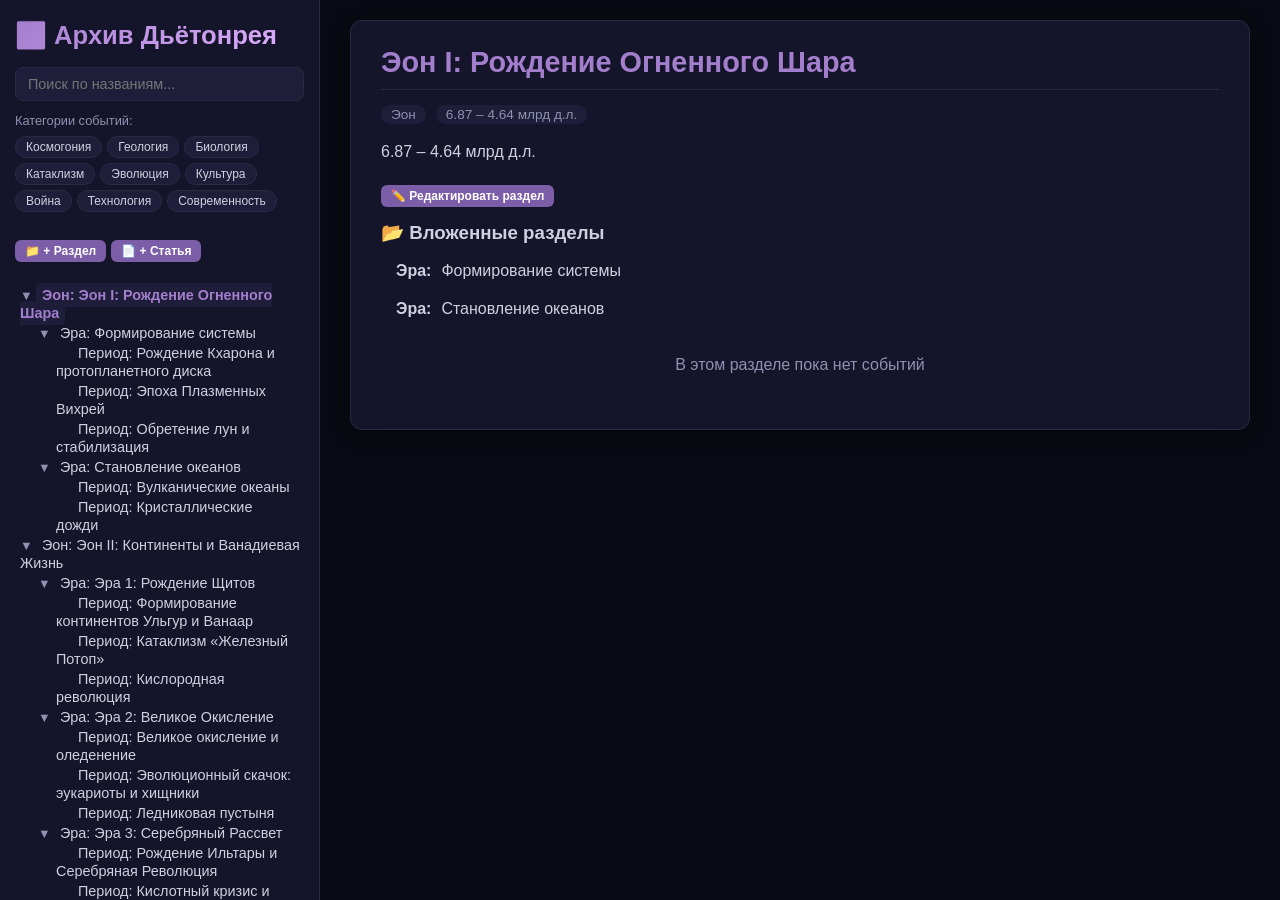
<file: history.html>
<!DOCTYPE html>
<html lang="ru">
<head>
  <meta charset="UTF-8">
  <meta name="viewport" content="width=device-width, initial-scale=1.0">
  <title>Вики Дьётонрея — Хронологическое древо</title>
  <style>
    :root {
      --bg: #0a0a14;
      --surface: #14142b;
      --surface2: #1e1e3a;
      --text: #d0d0e0;
      --text-secondary: #9090b0;
      --accent: #7b5ea7;
      --accent-glow: #a37ecc;
      --border: #2a2a45;
      --danger: #c0392b;
      --link: #c084fc;
    }
    * { margin:0; padding:0; box-sizing:border-box; }
    body {
      font-family: 'Segoe UI', 'Helvetica Neue', sans-serif;
      background: var(--bg);
      color: var(--text);
      height: 100vh;
      display: flex;
      overflow: hidden;
    }
    .sidebar {
      width: 320px;
      background: var(--surface);
      border-right: 1px solid var(--border);
      display: flex;
      flex-direction: column;
      padding: 20px 15px;
      gap: 12px;
      overflow-y: auto;
      flex-shrink: 0;
    }
    .sidebar h2 {
      font-size: 1.6rem;
      background: linear-gradient(135deg, var(--accent-glow), #e0b0ff);
      -webkit-background-clip: text;
      -webkit-text-fill-color: transparent;
      margin-bottom: 5px;
    }
    .search-box {
      width: 100%;
      padding: 8px 12px;
      background: var(--surface2);
      border: 1px solid var(--border);
      border-radius: 8px;
      color: var(--text);
      font-size: 0.9rem;
      outline: none;
    }
    .search-box:focus { border-color: var(--accent); }
    .filters { display: flex; flex-wrap: wrap; gap: 5px; margin: 8px 0; }
    .badge {
      padding: 3px 10px;
      border-radius: 12px;
      font-size: 0.75rem;
      background: var(--surface2);
      border: 1px solid var(--border);
      cursor: pointer;
      user-select: none;
      transition: 0.2s;
    }
    .badge.active { border-color: var(--accent); background: rgba(123,94,167,0.3); color: white; }
    .btn {
      background: var(--accent);
      color: white;
      border: none;
      padding: 8px 12px;
      border-radius: 6px;
      cursor: pointer;
      font-weight: bold;
      transition: 0.2s;
      text-align: center;
      font-size: 0.85rem;
      display: inline-block;
    }
    .btn:hover { background: var(--accent-glow); }
    .btn-outline {
      background: transparent;
      border: 1px solid var(--border);
      color: var(--text);
    }
    .btn-outline:hover { background: var(--surface2); }
    .btn-small { width: auto; padding: 4px 10px; font-size: 0.75rem; }
    .tree {
      list-style: none;
      margin-top: 10px;
      padding-left: 5px;
    }
    .tree-node {
      margin: 2px 0;
    }
    .tree-toggle {
      cursor: pointer;
      user-select: none;
      margin-right: 4px;
      font-size: 0.8rem;
      color: var(--text-secondary);
      display: inline-block;
      width: 12px;
    }
    .tree-label {
      cursor: pointer;
      padding: 4px 6px;
      border-radius: 4px;
      transition: 0.1s;
      font-size: 0.9rem;
    }
    .tree-label:hover { background: var(--surface2); }
    .tree-label.active { background: var(--surface2); color: var(--accent-glow); font-weight: bold; }
    .children { padding-left: 18px; list-style: none; }

    .main {
      flex: 1;
      padding: 20px 30px;
      overflow-y: auto;
      background: var(--bg);
    }
    .view-container {
      max-width: 900px;
      margin: 0 auto;
    }
    .node-view, .article-view {
      background: var(--surface);
      border: 1px solid var(--border);
      border-radius: 12px;
      padding: 25px 30px;
      box-shadow: 0 4px 20px rgba(0,0,0,0.5);
      margin-bottom: 20px;
    }
    .node-view h1, .article-view h1 {
      font-size: 1.8rem;
      color: var(--accent-glow);
      border-bottom: 1px solid var(--border);
      padding-bottom: 10px;
      margin-bottom: 15px;
    }
    .node-meta, .article-meta {
      display: flex;
      flex-wrap: wrap;
      gap: 10px;
      margin-bottom: 15px;
      font-size: 0.85rem;
      color: var(--text-secondary);
    }
    .node-meta span, .article-meta span {
      background: var(--surface2);
      padding: 2px 10px;
      border-radius: 12px;
    }
    .description {
      white-space: pre-wrap;
      line-height: 1.6;
      margin-bottom: 20px;
    }
    .child-list, .article-list {
      list-style: none;
      margin-top: 10px;
    }
    .child-item, .article-item {
      padding: 8px 12px;
      border-radius: 6px;
      cursor: pointer;
      transition: 0.1s;
      border-left: 3px solid transparent;
      margin-bottom: 4px;
      display: flex;
      align-items: center;
      gap: 10px;
    }
    .child-item:hover, .article-item:hover { background: var(--surface2); }
    .article-item { border-left-color: var(--accent); }
    .article-item .art-date { color: var(--text-secondary); font-size: 0.8rem; min-width: 100px; }
    .article-item .art-title { flex: 1; }
    .article-item .art-category { font-size: 0.7rem; background: var(--surface2); padding: 2px 8px; border-radius: 10px; }
    .empty-message { text-align: center; color: var(--text-secondary); margin: 30px 0; }

    .back-btn {
      margin-bottom: 15px;
      display: inline-block;
    }

    .modal-overlay {
      display: none;
      position: fixed; top:0; left:0; width:100%; height:100%;
      background: rgba(0,0,0,0.7); justify-content: center; align-items: center; z-index:1000;
    }
    .modal {
      background: var(--surface);
      padding: 25px;
      border-radius: 16px;
      width: 90%;
      max-width: 750px;
      max-height: 90vh;
      overflow-y: auto;
      border: 1px solid var(--border);
      display: flex;
      flex-direction: column;
      gap: 15px;
      box-shadow: 0 8px 30px rgba(0,0,0,0.7);
    }
    .modal h2 { color: var(--accent-glow); }
    .form-row { display: flex; gap: 10px; flex-wrap: wrap; }
    .form-group { display: flex; flex-direction: column; gap: 4px; flex: 1; min-width: 140px; }
    label { font-size: 0.8rem; color: var(--text-secondary); }
    input, select, textarea {
      background: var(--surface2); border: 1px solid var(--border);
      border-radius: 6px; padding: 8px 12px; color: var(--text);
      font-size: 0.9rem; outline: none; font-family: inherit;
    }
    textarea { min-height: 120px; resize: vertical; }
    input:focus, select:focus, textarea:focus { border-color: var(--accent); }
    .flex-buttons { display: flex; gap: 10px; justify-content: flex-end; }
  </style>
</head>
<body>

<div class="sidebar">
  <h2>🌌 Архив Дьётонрея</h2>
  <input type="text" class="search-box" id="searchInput" placeholder="Поиск по названиям...">
  <div>
    <div style="font-size:0.8rem; color:var(--text-secondary);">Категории событий:</div>
    <div class="filters" id="categoryFilters"></div>
  </div>
  <div style="display:flex; gap:5px; margin-top:8px;">
    <button class="btn btn-small" id="addNodeBtn">📁 + Раздел</button>
    <button class="btn btn-small" id="addArticleBtnRoot">📄 + Статья</button>
  </div>
  <ul class="tree" id="treeRoot"></ul>
  <button class="btn btn-outline" id="exportBtn" style="margin-top:10px;">📤 Экспорт</button>
  <button class="btn btn-outline" id="importBtn">📥 Импорт</button>
  <input type="file" id="importFile" accept=".json" style="display:none">
  <div style="font-size:0.7rem; color:var(--text-secondary); margin-top:5px;">Клик на раздел — просмотр содержимого, на статью — чтение.</div>
</div>

<div class="main" id="mainContent">
  <div class="view-container" id="viewContainer">
    <div class="empty-message" id="noSelection">👈 Выберите раздел или статью из дерева слева</div>
  </div>
</div>

<div class="modal-overlay" id="modalOverlay">
  <div class="modal" id="modalContent"></div>
</div>

<script>
  (() => {
    const STORAGE_KEY = 'dyotonrei_tree';
    const DATA_FILE = 'data.json'; // имя JSON-файла в той же папке

    const NODE_TYPES = ['eon', 'era', 'period', 'epoch'];
    const NODE_LABELS = { eon: 'Эон', era: 'Эра', period: 'Период', epoch: 'Эпоха' };

    let data = { nodes: [], articles: [], categories: [] };

    function defaultData() {
      const nodes = [
        { id: 1, parentId: null, type: 'eon', name: 'Эон I: Рождение Огненного Шара', description: '6.87 – 4.64 млрд д.л.', order: 1 },
        { id: 10, parentId: 1, type: 'era', name: 'Формирование системы', description: '6.87 – 5.34 млрд д.л.', order: 1 },
        { id: 101, parentId: 10, type: 'period', name: 'Рождение Кхарона и протопланетного диска', order: 1 },
        { id: 102, parentId: 10, type: 'period', name: 'Эпоха Плазменных Вихрей', order: 2 },
        { id: 103, parentId: 10, type: 'period', name: 'Обретение лун и стабилизация', order: 3 },
        { id: 11, parentId: 1, type: 'era', name: 'Становление океанов', description: '5.37 – 4.64 млрд д.л.', order: 2 },
        { id: 111, parentId: 11, type: 'period', name: 'Вулканические океаны', order: 1 },
        { id: 112, parentId: 11, type: 'period', name: 'Кристаллические дожди', order: 2 },
        { id: 2, parentId: null, type: 'eon', name: 'Эон II: Континенты и Ванадиевая Жизнь', description: '4.64 – 2.41 млрд д.л.', order: 2 },
        { id: 20, parentId: 2, type: 'era', name: 'Эра 1: Рождение Щитов', order: 1 },
        { id: 3, parentId: null, type: 'eon', name: 'Эон III: Звук и Кость', description: '2.41 – 0.57 млрд д.л.', order: 3 },
        { id: 4, parentId: null, type: 'eon', name: 'Эон IV: Кхаары и Звёздные Сады', description: '0.57 млрд д.л. – 3179 г.', order: 4 }
      ];
      const articles = [
        { id: 1, nodeId: 101, date: '6.87 млрд д.л.', order: 1, category: 'Космогония',
          title: 'Формирование Дьётонрея',
          body: 'Оранжевый карлик Кхарон (K4V) собрал протопланетный диск. Дьётонрей начал формироваться как вторая планета системы. Поверхность — расплавленная лава, атмосфера — метан и аммиак.' },
        { id: 2, nodeId: 102, date: '6.27–5.67 млрд д.л.', order: 2, category: 'Геология',
          title: 'Плазменные вихри',
          body: 'Мощные солнечные бури пронзали слабое магнитное поле, создавая стабильные плазменные торнадо. Они выжигали стекловидные каньоны — Шрамы Бури, обогащая кору металлами.' },
        { id: 3, nodeId: 103, date: '5.52–5.34 млрд д.л.', order: 3, category: 'Космогония',
          title: 'Захват лун Ара и Тисиф',
          body: 'Дьётонрей захватил два спутника. Их гравитация стабилизировала вращение планеты, смягчая климат. Луны быстро остыли, покрывшись базальтовой коркой.' },
        { id: 4, nodeId: 112, date: '~4.63 млрд д.л.', order: 4, category: 'Катаклизм',
          title: 'Кристаллические дожди',
          body: 'Бомбардировка ледяными кометами создала временные моря расплавленного кварца. При остывании формировались стеклянные леса и кристаллические грибы — катализаторы для первой жизни.' }
      ];
      const categories = ['Космогония', 'Геология', 'Биология', 'Катаклизм', 'Эволюция', 'Культура', 'Война', 'Технология', 'Современность'];
      return { nodes, articles, categories };
    }

    function saveData() {
      localStorage.setItem(STORAGE_KEY, JSON.stringify(data));
    }

    // Асинхронная загрузка: сначала localStorage, при отсутствии — data.json, иначе дефолт
    async function loadData() {
      // 1. Пробуем localStorage
      const raw = localStorage.getItem(STORAGE_KEY);
      if (raw) {
        try {
          data = JSON.parse(raw);
          return;
        } catch (e) {
          // если битый JSON — игнорируем
        }
      }

      // 2. Пробуем загрузить из data.json
      try {
        const response = await fetch(DATA_FILE);
        if (!response.ok) throw new Error('File not found');
        const json = await response.json();
        if (json.nodes && json.articles && json.categories) {
          data = json;
          saveData(); // сохраняем в localStorage для будущих сессий
          return;
        }
      } catch (e) {
        console.log('Не удалось загрузить data.json, используем встроенные данные по умолчанию.');
      }

      // 3. Иначе дефолт
      data = defaultData();
      saveData();
    }

    // UI состояние
    let currentView = { type: null, id: null };
    let activeCategory = null;
    let searchQuery = '';

    function getNode(id) { return data.nodes.find(n => n.id === id); }
    function getChildren(parentId) {
      return data.nodes.filter(n => n.parentId === parentId).sort((a,b) => a.order - b.order);
    }
    function getArticles(nodeId) {
      return data.articles.filter(a => a.nodeId === nodeId).sort((a,b) => a.order - b.order);
    }
    function getNodePath(id) {
      const path = [];
      let current = getNode(id);
      while (current) {
        path.unshift(current);
        current = current.parentId ? getNode(current.parentId) : null;
      }
      return path;
    }

    function renderTree() {
      const root = document.getElementById('treeRoot');
      root.innerHTML = '';
      const rootNodes = data.nodes.filter(n => n.parentId === null).sort((a,b) => a.order - b.order);
      rootNodes.forEach(node => renderNodeElement(node, root, 0));
    }

    function renderNodeElement(node, parentEl, level) {
      const li = document.createElement('li');
      li.className = 'tree-node';
      const children = getChildren(node.id);
      const hasChildren = children.length > 0;

      const toggle = document.createElement('span');
      toggle.className = 'tree-toggle';
      toggle.textContent = hasChildren ? '▼' : '·';
      toggle.style.visibility = hasChildren ? 'visible' : 'hidden';
      toggle.addEventListener('click', (e) => {
        e.stopPropagation();
        const childUl = li.querySelector(':scope > .children');
        if (childUl) {
          const isHidden = childUl.style.display === 'none';
          childUl.style.display = isHidden ? 'block' : 'none';
          toggle.textContent = isHidden ? '▼' : '▶';
        }
      });

      const label = document.createElement('span');
      label.className = 'tree-label';
      if (currentView.type === 'node' && currentView.id === node.id) {
        label.classList.add('active');
      }
      const typeLabel = NODE_LABELS[node.type] || node.type;
      label.textContent = `${typeLabel}: ${node.name}`;
      label.addEventListener('click', (e) => {
        e.stopPropagation();
        navigateToNode(node.id);
      });

      li.appendChild(toggle);
      li.appendChild(label);

      if (hasChildren) {
        const childUl = document.createElement('ul');
        childUl.className = 'children';
        children.forEach(child => renderNodeElement(child, childUl, level+1));
        li.appendChild(childUl);
      }

      parentEl.appendChild(li);
    }

    function navigateToNode(id) {
      currentView = { type: 'node', id };
      renderAll();
    }
    function navigateToArticle(articleId) {
      currentView = { type: 'article', id: articleId };
      renderAll();
    }
    function goBack() {
      if (currentView.type === 'article') {
        const article = data.articles.find(a => a.id === currentView.id);
        if (article) { navigateToNode(article.nodeId); return; }
      }
      currentView = { type: null, id: null };
      renderAll();
    }

    function renderMain() {
      const container = document.getElementById('viewContainer');
      if (!currentView.type) {
        container.innerHTML = '<div class="empty-message">👈 Выберите раздел или статью из дерева слева</div>';
        return;
      }
      if (currentView.type === 'node') {
        const node = getNode(currentView.id);
        if (!node) { container.innerHTML = '<div class="empty-message">Раздел не найден</div>'; return; }
        let children = getChildren(node.id);
        let articles = getArticles(node.id);
        if (activeCategory) {
          articles = articles.filter(a => a.category === activeCategory);
        }
        if (searchQuery) {
          const q = searchQuery.toLowerCase();
          articles = articles.filter(a => a.title.toLowerCase().includes(q) || a.body.toLowerCase().includes(q));
        }
        container.innerHTML = buildNodeHTML(node, children, articles);
        container.querySelectorAll('.child-item').forEach(el => {
          el.addEventListener('click', () => navigateToNode(Number(el.dataset.id)));
        });
        container.querySelectorAll('.article-item').forEach(el => {
          el.addEventListener('click', () => navigateToArticle(Number(el.dataset.id)));
        });
        const editNodeBtn = container.querySelector('#editNodeBtn');
        if (editNodeBtn) editNodeBtn.addEventListener('click', () => openNodeEditor(node.id));
      } else if (currentView.type === 'article') {
        const article = data.articles.find(a => a.id === currentView.id);
        if (!article) { container.innerHTML = '<div class="empty-message">Статья не найдена</div>'; return; }
        const node = getNode(article.nodeId);
        const path = node ? getNodePath(node.id) : [];
        container.innerHTML = buildArticleHTML(article, path);
        container.querySelector('#backFromArticle')?.addEventListener('click', goBack);
        container.querySelector('#editArticleBtn')?.addEventListener('click', () => openArticleEditor(article.id));
      }
    }

    function buildNodeHTML(node, children, articles) {
      const childrenList = children.length ? `
        <h3>📂 Вложенные разделы</h3>
        <ul class="child-list">
          ${children.map(ch => `<li class="child-item" data-id="${ch.id}">
            <strong>${NODE_LABELS[ch.type]}:</strong> ${escapeHtml(ch.name)}
          </li>`).join('')}
        </ul>` : '';
      const articlesList = articles.length ? `
        <h3>📄 События</h3>
        <ul class="article-list">
          ${articles.map(a => `<li class="article-item" data-id="${a.id}">
            <span class="art-date">${escapeHtml(a.date)}</span>
            <span class="art-title">${escapeHtml(a.title)}</span>
            <span class="art-category">${escapeHtml(a.category)}</span>
          </li>`).join('')}
        </ul>` : '<div class="empty-message">В этом разделе пока нет событий</div>';
      return `
        <div class="node-view">
          <h1>${escapeHtml(node.name)}</h1>
          <div class="node-meta">
            <span>${NODE_LABELS[node.type]}</span>
            ${node.description ? `<span>${escapeHtml(node.description)}</span>` : ''}
          </div>
          <div class="description">${node.description ? escapeHtml(node.description) : ''}</div>
          <button class="btn btn-small back-btn" id="editNodeBtn">✏️ Редактировать раздел</button>
          ${childrenList}
          ${articlesList}
        </div>`;
    }

    function buildArticleHTML(article, nodePath) {
      const breadcrumbs = nodePath.map(n => `${NODE_LABELS[n.type]}: ${escapeHtml(n.name)}`).join(' → ');
      return `
        <div class="article-view">
          <button class="btn btn-outline btn-small" id="backFromArticle">← Назад к разделу</button>
          <h1>${escapeHtml(article.title)}</h1>
          <div class="article-meta">
            <span>${escapeHtml(article.date)}</span>
            <span>${escapeHtml(article.category)}</span>
          </div>
          <div style="font-size:0.8rem; color:var(--text-secondary); margin-bottom:15px;">${breadcrumbs}</div>
          <div class="description">${escapeHtml(article.body).replace(/\n/g, '<br>')}</div>
          <button class="btn btn-small" id="editArticleBtn" style="margin-top:15px;">✏️ Редактировать</button>
        </div>`;
    }

    function showModal(title, bodyHTML, onSave) {
      const modal = document.getElementById('modalOverlay');
      const content = document.getElementById('modalContent');
      content.innerHTML = `<h2>${title}</h2>${bodyHTML}
        <div class="flex-buttons">
          <button class="btn btn-outline" id="modalCancel">Отмена</button>
          <button class="btn" id="modalSave">Сохранить</button>
        </div>`;
      modal.style.display = 'flex';
      document.getElementById('modalCancel').addEventListener('click', () => modal.style.display = 'none');
      document.getElementById('modalSave').addEventListener('click', () => {
        onSave();
        modal.style.display = 'none';
      });
    }

    function openNodeEditor(nodeId = null) {
      let node = nodeId ? getNode(nodeId) : null;
      const parentId = node ? node.parentId : (currentView.type==='node' ? currentView.id : null);
      const typeOptions = NODE_TYPES.map(t => `<option value="${t}" ${node && node.type===t ? 'selected' : ''}>${NODE_LABELS[t]}</option>`).join('');
      const html = `
        <div class="form-group"><label>Тип</label><select id="nodeType">${typeOptions}</select></div>
        <div class="form-group"><label>Название</label><input id="nodeName" value="${escapeHtml(node ? node.name : '')}"></div>
        <div class="form-group"><label>Описание (даты, примечания)</label><textarea id="nodeDesc">${escapeHtml(node ? (node.description||'') : '')}</textarea></div>
        <div class="form-group"><label>Порядок</label><input type="number" id="nodeOrder" value="${node ? node.order : 0}"></div>
      `;
      showModal(node ? 'Редактировать раздел' : 'Новый раздел', html, () => {
        const name = document.getElementById('nodeName').value.trim();
        if (!name) { alert('Введите название'); return; }
        const type = document.getElementById('nodeType').value;
        const desc = document.getElementById('nodeDesc').value.trim();
        const order = parseInt(document.getElementById('nodeOrder').value) || 0;
        if (node) {
          node.name = name; node.type = type; node.description = desc; node.order = order;
        } else {
          const newNode = { id: Date.now(), parentId, type, name, description: desc, order };
          data.nodes.push(newNode);
          if (!currentView.type) currentView = { type: 'node', id: newNode.id };
        }
        saveData();
        renderAll();
      });
    }

    function openArticleEditor(articleId = null) {
      const article = articleId ? data.articles.find(a => a.id === articleId) : null;
      const nodeId = article ? article.nodeId : (currentView.type==='node' ? currentView.id : null);
      if (!nodeId && !article) { alert('Сначала выберите раздел'); return; }
      const catOptions = data.categories.map(c => `<option value="${c}" ${article && article.category===c ? 'selected' : ''}>${c}</option>`).join('');
      const html = `
        <div class="form-group"><label>Дата</label><input id="artDate" value="${escapeHtml(article ? article.date : '')}"></div>
        <div class="form-group"><label>Категория</label><select id="artCategory">${catOptions}</select></div>
        <div class="form-group"><label>Название</label><input id="artTitle" value="${escapeHtml(article ? article.title : '')}"></div>
        <div class="form-group"><label>Текст</label><textarea id="artBody">${escapeHtml(article ? article.body : '')}</textarea></div>
        <div class="form-group"><label>Порядок</label><input type="number" id="artOrder" value="${article ? article.order : 0}"></div>
      `;
      showModal(article ? 'Редактировать событие' : 'Новое событие', html, () => {
        const date = document.getElementById('artDate').value.trim();
        const category = document.getElementById('artCategory').value;
        const title = document.getElementById('artTitle').value.trim();
        const body = document.getElementById('artBody').value.trim();
        const order = parseInt(document.getElementById('artOrder').value) || 0;
        if (!date || !title) { alert('Дата и название обязательны'); return; }
        if (article) {
          article.date = date; article.category = category; article.title = title; article.body = body; article.order = order;
        } else {
          const newArticle = { id: Date.now(), nodeId, date, order, category, title, body };
          data.articles.push(newArticle);
        }
        saveData();
        renderAll();
      });
    }

    function renderCategories() {
      const container = document.getElementById('categoryFilters');
      container.innerHTML = data.categories.map(c => {
        const active = activeCategory === c ? 'active' : '';
        return `<span class="badge ${active}" data-cat="${c}">${c}</span>`;
      }).join('');
      container.querySelectorAll('.badge').forEach(badge => {
        badge.addEventListener('click', (e) => {
          const cat = e.target.dataset.cat;
          activeCategory = activeCategory === cat ? null : cat;
          renderAll();
        });
      });
    }

    function renderAll() {
      renderTree();
      renderCategories();
      renderMain();
    }

    // Глобальные события
    document.getElementById('addNodeBtn').addEventListener('click', () => openNodeEditor(null));
    document.getElementById('addArticleBtnRoot').addEventListener('click', () => openArticleEditor(null));
    document.getElementById('searchInput').addEventListener('input', e => {
      searchQuery = e.target.value;
      renderMain();
    });
    document.getElementById('exportBtn').addEventListener('click', () => {
      const blob = new Blob([JSON.stringify(data, null, 2)], {type:'application/json'});
      const a = document.createElement('a');
      a.href = URL.createObjectURL(blob);
      a.download = `dyotonrei_tree_${new Date().toISOString().slice(0,10)}.json`;
      a.click();
      URL.revokeObjectURL(a.href);
    });
    document.getElementById('importBtn').addEventListener('click', () => document.getElementById('importFile').click());
    document.getElementById('importFile').addEventListener('change', e => {
      const file = e.target.files[0];
      if (!file) return;
      const reader = new FileReader();
      reader.onload = ev => {
        try {
          const imported = JSON.parse(ev.target.result);
          if (imported.nodes && imported.articles && imported.categories) {
            if (confirm('Импорт заменит все данные. Продолжить?')) {
              data = imported;
              currentView = { type: null, id: null };
              saveData();
              renderAll();
            }
          } else alert('Неверный формат файла.');
        } catch(ex) { alert('Ошибка чтения JSON.'); }
      };
      reader.readAsText(file);
      e.target.value = '';
    });

    document.addEventListener('keydown', e => {
      if (e.key === 'Escape') document.getElementById('modalOverlay').style.display = 'none';
    });

    function escapeHtml(text) {
      return String(text).replace(/[&<>"']/g, m => ({'&':'&amp;','<':'&lt;','>':'&gt;','"':'&quot;',"'":'&#039;'}[m]));
    }

    // Запуск
    (async () => {
      await loadData();
      if (data.nodes.length && !currentView.type) {
        const firstRoot = data.nodes.find(n => n.parentId === null);
        if (firstRoot) currentView = { type: 'node', id: firstRoot.id };
      }
      renderAll();
    })();

  })();
</script>
</body>
</html>
</file>
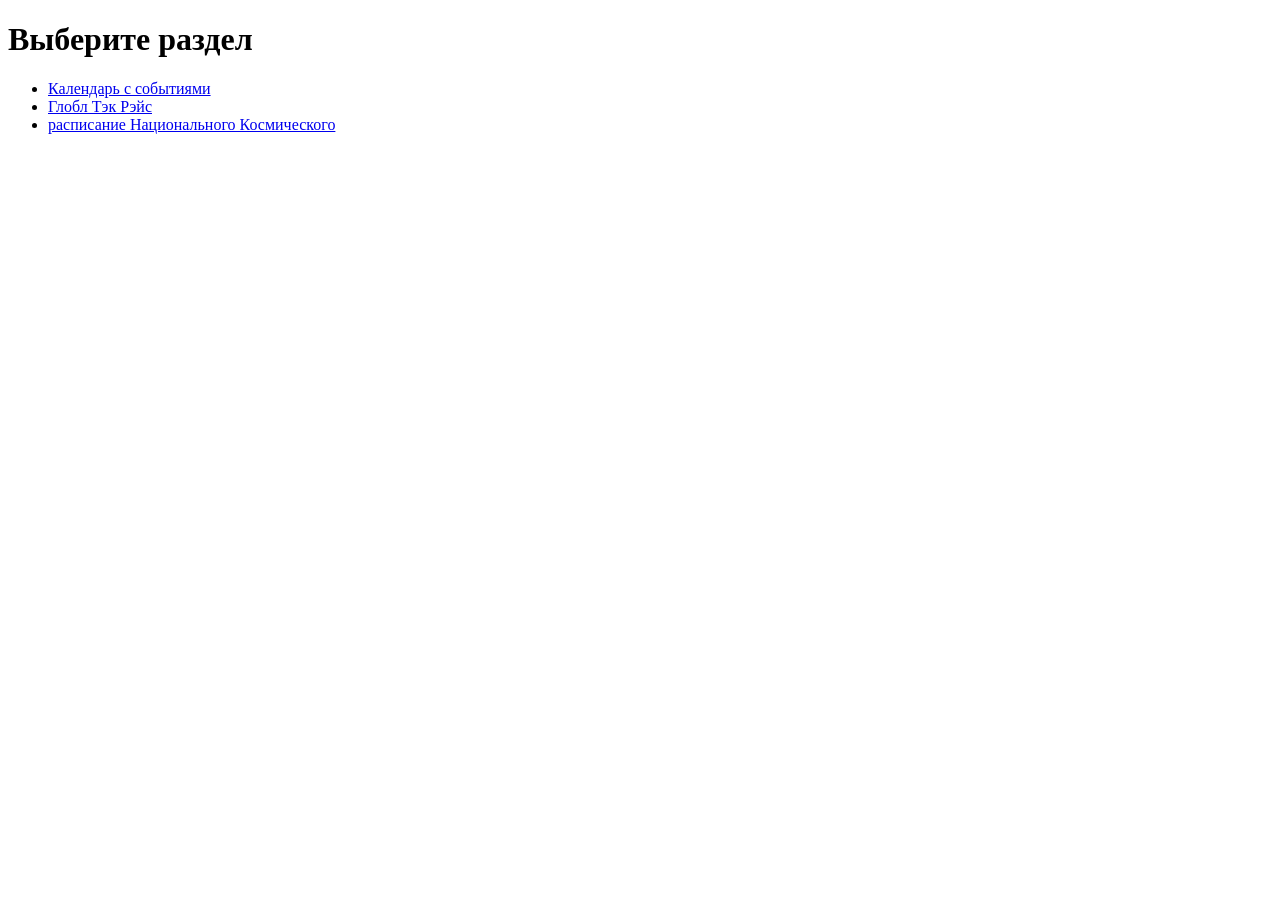
<file: main.html>
<!DOCTYPE html>
<html>
<head>
    <title>Главная</title>
</head>
<body>
    <h1>Выберите раздел</h1>
    <ul>
        <li><a href="calendar-events.html">Календарь с событиями</a></li>
        <li><a href="racing_manager.html">Глобл Тэк Рэйс</a></li>
        <li><a href="uni_schedule.html">расписание Национального Космического</a></li>
    </ul>
</body>
</html>
</file>
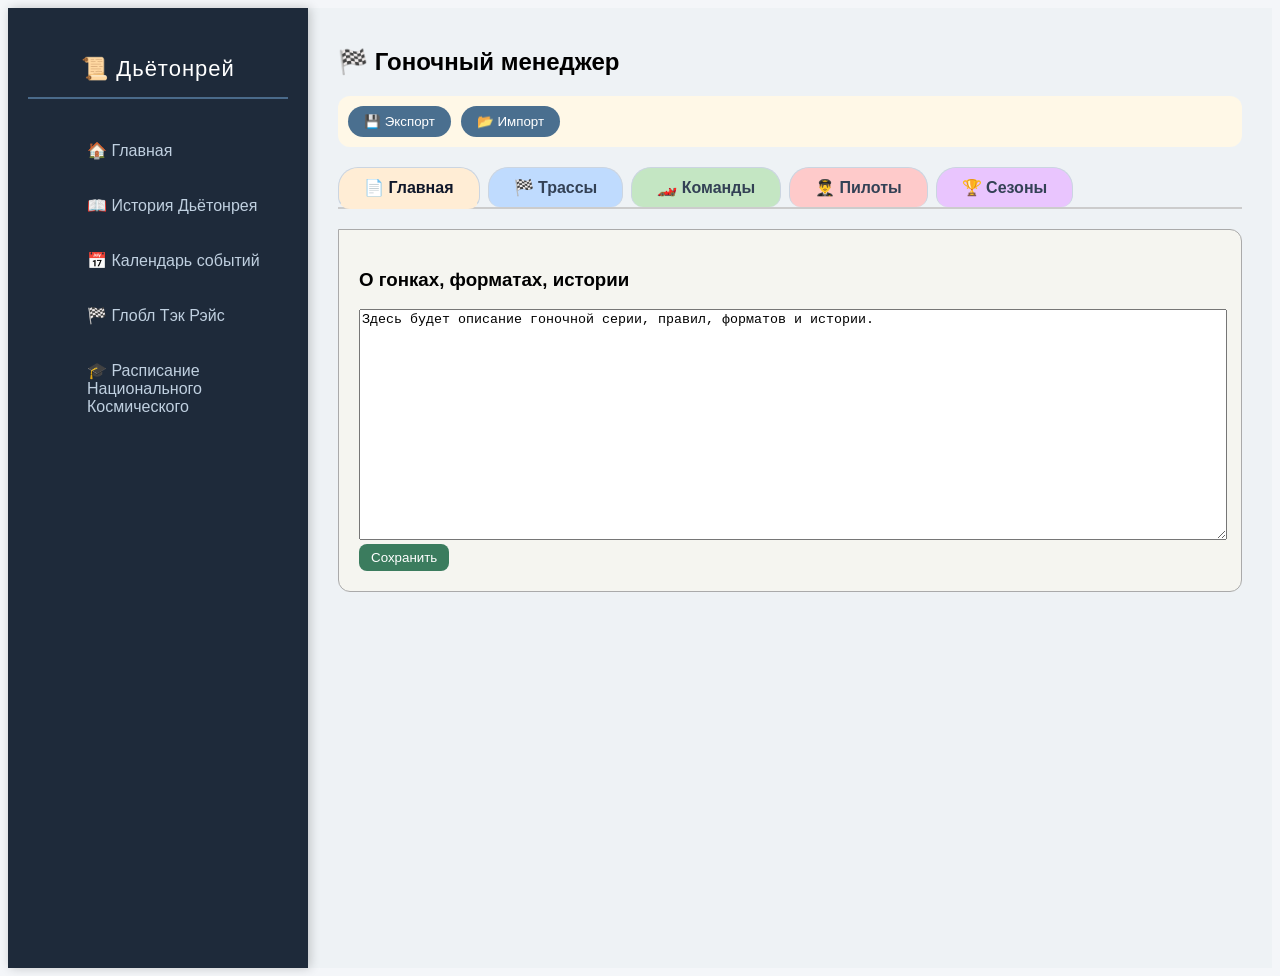
<file: racing_manager.html>
<!DOCTYPE html>
<html lang="ru">
<head>
    <meta charset="UTF-8">
    <meta name="viewport" content="width=device-width, initial-scale=1.0">
    <title>Гоночный менеджер</title>
    <!-- Общий стиль для всего сайта (левая колонка, main-content) -->
    <link rel="stylesheet" href="style.css">
    <!-- Специфичные стили для гоночного менеджера -->
    <style>
        .main-content {
            background: #eef2f5;
            padding: 20px 30px;
            max-width: 100%;
        }

        .tabs {
            display: flex;
            gap: 8px;
            border-bottom: 2px solid #ccc;
            margin-bottom: 20px;
            flex-wrap: wrap;
        }
        .tab {
            padding: 10px 25px;
            border-radius: 20px 20px 12px 12px;
            cursor: pointer;
            font-weight: bold;
            background: #e2e8f0;
            color: #334155;
            transition: all 0.2s;
            border: 1px solid #cbd5e1;
            border-bottom: none;
        }
        .tab.active {
            background: #f8fafc;
            color: #0f172a;
            border-bottom: 2px solid #f8fafc;
            margin-bottom: -2px;
        }
        .tab[data-tab="main"] { background: #fed7aa; }
        .tab[data-tab="main"].active { background: #ffedd5; border-bottom-color: #ffedd5; }
        .tab[data-tab="tracks"] { background: #bfdbfe; }
        .tab[data-tab="tracks"].active { background: #dbeafe; border-bottom-color: #dbeafe; }
        .tab[data-tab="teams"] { background: #c4e6c3; }
        .tab[data-tab="teams"].active { background: #dcfce7; border-bottom-color: #dcfce7; }
        .tab[data-tab="drivers"] { background: #fecaca; }
        .tab[data-tab="drivers"].active { background: #fee2e2; border-bottom-color: #fee2e2; }
        .tab[data-tab="seasons"] { background: #e9c5fe; }
        .tab[data-tab="seasons"].active { background: #f3e8ff; border-bottom-color: #f3e8ff; }

        .tab-content {
            background: #f5f5f0;
            padding: 20px;
            border-radius: 0 12px 12px 12px;
            border: 1px solid #aaa;
            display: none;
        }
        .tab-content.active {
            display: block;
        }
        .two-columns {
            display: flex;
            gap: 20px;
            min-height: 500px;
        }
        .list-panel, .detail-panel {
            background: #fffef7;
            border-radius: 20px;
            box-shadow: 0 4px 12px rgba(0,0,0,0.05);
            padding: 15px;
        }
        .list-panel {
            width: 280px;
            overflow-y: auto;
            max-height: 70vh;
        }
        .detail-panel {
            flex: 1;
            overflow-y: auto;
            max-height: 70vh;
        }
        .list-item {
            padding: 8px 12px;
            margin-bottom: 5px;
            background: #f9f7f0;
            border-radius: 14px;
            cursor: pointer;
            transition: 0.1s;
            border-left: 5px solid transparent;
        }
        .list-item:hover {
            background: #e0e0e0;
        }
        .list-item.selected {
            background: #e0f0e0;
            border-left-color: #4c9f70;
            font-weight: bold;
        }
        .form-row {
            margin-bottom: 12px;
        }
        .form-row label {
            display: inline-block;
            width: 180px;
            font-weight: bold;
            vertical-align: top;
        }
        .form-row input, .form-row textarea, .form-row select {
            width: calc(100% - 190px);
            padding: 4px 8px;
        }
        textarea {
            resize: vertical;
        }
        .button-bar {
            margin-top: 20px;
            display: flex;
            gap: 10px;
            flex-wrap: wrap;
        }
        .sub-section {
            margin-top: 20px;
            border-top: 1px solid #ccc;
            padding-top: 15px;
        }
        .entry-item {
            background: #f9f9f0;
            padding: 8px;
            margin-bottom: 12px;
            border-radius: 12px;
            border-left: 4px solid;
        }
        .toolbar {
            display: flex;
            justify-content: flex-start;
            gap: 10px;
            background: #fff8e7;
            padding: 10px;
            border-radius: 12px;
            margin-bottom: 20px;
        }
        .toolbar button, .button-bar button {
            border-radius: 30px;
            padding: 8px 16px;
            font-weight: 500;
        }
        button {
            background: #4a6f8f;
            color: white;
            border: none;
            padding: 6px 12px;
            border-radius: 8px;
            cursor: pointer;
        }
        button.primary {
            background: #3b7c5e;
        }
        button.danger {
            background: #b85c5c;
        }
        .team-color-preview {
            display: inline-block;
            width: 20px;
            height: 20px;
            border-radius: 4px;
            margin-right: 8px;
            vertical-align: middle;
            border: 1px solid rgba(0,0,0,0.1);
        }
        input[type="color"] {
            width: 50px;
            height: 35px;
            vertical-align: middle;
        }
        select[multiple] {
            min-width: 200px;
        }
        .race-table {
            width: 100%;
            border-collapse: collapse;
            margin: 10px 0;
        }
        .race-table th, .race-table td {
            border: 1px solid #ccc;
            padding: 6px;
            text-align: left;
        }
        .race-table th {
            background: #e9e9e0;
        }
        .step-buttons {
            display: flex;
            justify-content: space-between;
            margin: 20px 0;
        }
        .leaderboard {
            background: #fff8e7;
            padding: 10px;
            border-radius: 12px;
            margin-top: 20px;
        }
        .race-nav {
            display: flex;
            gap: 10px;
            margin-bottom: 15px;
            align-items: center;
        }
        .track-order-item {
            background: #fff;
            padding: 8px 12px;
            margin: 5px 0;
            border-radius: 8px;
            display: flex;
            justify-content: space-between;
            align-items: center;
        }
        /* Адаптивность для маленьких экранов */
        @media (max-width: 768px) {
            .two-columns {
                flex-direction: column;
            }
            .list-panel {
                width: 100%;
                max-height: 200px;
            }
            .form-row label {
                width: 100%;
            }
            .form-row input, .form-row textarea, .form-row select {
                width: 100%;
            }
        }
    </style>
</head>
<body>

    <!-- ===== ЛЕВАЯ КОЛОНКА (навигация по сайту) ===== -->
    <nav class="sidebar">
        <h2>📜 Дьётонрей</h2>
        <ul>
            <li><a href="index.html">🏠 Главная</a></li>
            <li><a href="history.html">📖 История Дьётонрея</a></li>
            <li><a href="calendar-events.html">📅 Календарь событий</a></li>
            <li><a href="racing_manager.html">🏁 Глобл Тэк Рэйс</a></li>
            <li><a href="uni_schedule.html">🎓 Расписание Национального Космического</a></li>
        </ul>
    </nav>

    <!-- ===== ОСНОВНОЙ КОНТЕНТ (гоночный менеджер) ===== -->
    <main class="main-content">

        <h2>🏁 Гоночный менеджер</h2>

        <div class="toolbar">
            <button id="exportBtn">💾 Экспорт</button>
            <button id="importBtn">📂 Импорт</button>
        </div>

        <div class="tabs">
            <div class="tab active" data-tab="main">📄 Главная</div>
            <div class="tab" data-tab="tracks">🏁 Трассы</div>
            <div class="tab" data-tab="teams">🏎️ Команды</div>
            <div class="tab" data-tab="drivers">👨‍✈️ Пилоты</div>
            <div class="tab" data-tab="seasons">🏆 Сезоны</div>
        </div>

        <!-- Вкладки -->
        <div id="main-tab" class="tab-content active">
            <h3>О гонках, форматах, истории</h3>
            <textarea id="mainText" rows="15" style="width:100%"></textarea>
            <button id="saveMainBtn" class="primary">Сохранить</button>
        </div>

        <div id="tracks-tab" class="tab-content">
            <div class="two-columns">
                <div class="list-panel" id="tracksListPanel"></div>
                <div class="detail-panel" id="trackDetail"></div>
            </div>
            <div class="button-bar" style="margin-top:15px;">
                <button id="addTrackBtn" class="primary">➕ Новая трасса</button>
            </div>
        </div>

        <div id="teams-tab" class="tab-content">
            <div class="two-columns">
                <div class="list-panel" id="teamsListPanel"></div>
                <div class="detail-panel" id="teamDetail"></div>
            </div>
            <div class="button-bar">
                <button id="addTeamBtn" class="primary">➕ Новая команда</button>
            </div>
        </div>

        <div id="drivers-tab" class="tab-content">
            <div class="two-columns">
                <div class="list-panel" id="driversListPanel"></div>
                <div class="detail-panel" id="driverDetail"></div>
            </div>
            <div class="button-bar">
                <button id="addDriverBtn" class="primary">➕ Новый пилот</button>
            </div>
        </div>

        <div id="seasons-tab" class="tab-content">
            <div class="two-columns">
                <div class="list-panel" id="seasonsListPanel"></div>
                <div class="detail-panel" id="seasonDetail"></div>
            </div>
            <div class="button-bar">
                <button id="addSeasonBtn" class="primary">➕ Новый сезон</button>
            </div>
        </div>

    </main>

    <!-- ===== СКРИПТЫ (без изменений) ===== -->
    <script>
        // ------------------- DATA -------------------
        let appData = {
            mainPageText: "",
            tracks: [],
            teams: [],
            drivers: [],
            seasons: []
        };
        const JSON_FILE = "racing_manager.json";

        function generateId() {
            return Date.now() + '-' + Math.random().toString(36).substr(2, 8);
        }

        function getRandomPastel() {
            const hue = Math.floor(Math.random() * 360);
            return `hsl(${hue}, 70%, 70%)`;
        }

        async function loadDataFromJson() {
            try {
                const response = await fetch(JSON_FILE);
                if (!response.ok) throw new Error("Файл не найден");
                const data = await response.json();
                appData = data;
                if (!appData.tracks) appData.tracks = [];
                if (!appData.teams) appData.teams = [];
                if (!appData.drivers) appData.drivers = [];
                if (!appData.seasons) appData.seasons = [];
                if (appData.mainPageText === undefined) appData.mainPageText = "";
                for (let team of appData.teams) {
                    if (!team.color) team.color = getRandomPastel();
                }
            } catch (error) {
                console.warn("Не удалось загрузить JSON, используются пустые данные", error);
                appData = {
                    mainPageText: "Здесь будет описание гоночной серии, правил, форматов и истории.",
                    tracks: [],
                    teams: [],
                    drivers: [],
                    seasons: []
                };
            }
            renderMain();
            renderTracksList();
            if (appData.tracks[0]) currentTrackId = appData.tracks[0].id;
            renderTeamsList();
            if (appData.teams[0]) currentTeamId = appData.teams[0].id;
            renderDriversList();
            if (appData.drivers[0]) currentDriverId = appData.drivers[0].id;
            renderSeasonsList();
            if (appData.seasons[0]) currentSeasonId = appData.seasons[0].id;
        }

        let currentTrackId = null;
        let currentTeamId = null;
        let currentDriverId = null;
        let currentSeasonId = null;

        // --- Функции для трасс, команд, пилотов (без изменений) ---
        function renderTracksList() {
            const container = document.getElementById('tracksListPanel');
            if (!container) return;
            let html = '';
            appData.tracks.forEach(track => {
                html += `<div class="list-item ${currentTrackId === track.id ? 'selected' : ''}" data-id="${track.id}">${escapeHtml(track.name)}</div>`;
            });
            container.innerHTML = html;
            document.querySelectorAll('#tracksListPanel .list-item').forEach(el => {
                el.addEventListener('click', () => {
                    currentTrackId = el.dataset.id;
                    renderTracksList();
                    renderTrackDetail();
                });
            });
        }

        function renderTrackDetail() {
            const container = document.getElementById('trackDetail');
            const track = appData.tracks.find(t => t.id === currentTrackId);
            if (!track) {
                container.innerHTML = '<p>Выберите трассу из списка</p>';
                return;
            }
            let html = `
                <h3>Редактирование трассы</h3>
                <div class="form-row"><label>Название:</label><input type="text" id="trackName" value="${escapeHtml(track.name)}"></div>
                <div class="form-row"><label>Страна / Город:</label><input type="text" id="trackCountry" value="${escapeHtml(track.country)}"></div>
                <div class="form-row"><label>Тип трассы:</label><input type="text" id="trackType" value="${escapeHtml(track.type)}"></div>
                <div class="form-row"><label>Дистанция (км):</label><input type="number" id="trackDistance" value="${track.distance}"></div>
                <div class="form-row"><label>Длина круга (км):</label><input type="number" step="0.01" id="trackLapLength" value="${track.lapLength}"></div>
                <div class="form-row"><label>Круги:</label><input type="number" id="trackLaps" value="${track.laps}"></div>
                <div class="form-row"><label>Поворотов:</label><input type="number" id="trackCorners" value="${track.corners}"></div>
                <div class="form-row"><label>Макс. скорость (км/ч):</label><input type="number" id="trackMaxSpeed" value="${track.maxSpeed}"></div>
                <div class="form-row"><label>Зоны DRS:</label><input type="number" id="trackDrsZones" value="${track.drsZones}"></div>
                <div class="form-row"><label>Сложность (1-5):</label><input type="number" id="trackDifficulty" min="1" max="5" value="${track.difficulty}"></div>
                <div class="form-row"><label>Описание:</label><textarea id="trackDescription" rows="4">${escapeHtml(track.description)}</textarea></div>
                <div class="button-bar">
                    <button id="saveTrackBtn" class="primary">Сохранить</button>
                    <button id="deleteTrackBtn" class="danger">Удалить трассу</button>
                </div>
            `;
            container.innerHTML = html;
            document.getElementById('saveTrackBtn')?.addEventListener('click', () => {
                track.name = document.getElementById('trackName').value;
                track.country = document.getElementById('trackCountry').value;
                track.type = document.getElementById('trackType').value;
                track.distance = parseFloat(document.getElementById('trackDistance').value);
                track.lapLength = parseFloat(document.getElementById('trackLapLength').value);
                track.laps = parseInt(document.getElementById('trackLaps').value);
                track.corners = parseInt(document.getElementById('trackCorners').value);
                track.maxSpeed = parseInt(document.getElementById('trackMaxSpeed').value);
                track.drsZones = parseInt(document.getElementById('trackDrsZones').value);
                track.difficulty = parseInt(document.getElementById('trackDifficulty').value);
                track.description = document.getElementById('trackDescription').value;
                renderTracksList();
                renderTrackDetail();
            });
            document.getElementById('deleteTrackBtn')?.addEventListener('click', () => {
                if (confirm('Удалить трассу?')) {
                    appData.tracks = appData.tracks.filter(t => t.id !== track.id);
                    currentTrackId = appData.tracks[0]?.id || null;
                    renderTracksList();
                    renderTrackDetail();
                }
            });
        }

        function addTrack() {
            const newTrack = {
                id: generateId(),
                name: "Новая трасса",
                country: "", type: "", distance: 0, lapLength: 0, laps: 0, corners: 0, maxSpeed: 0, drsZones: 0, difficulty: 1, description: ""
            };
            appData.tracks.push(newTrack);
            currentTrackId = newTrack.id;
            renderTracksList();
            renderTrackDetail();
        }

        function renderTeamsList() {
            const container = document.getElementById('teamsListPanel');
            let html = '';
            appData.teams.forEach(team => {
                html += `<div class="list-item ${currentTeamId === team.id ? 'selected' : ''}" data-id="${team.id}">
                            <span class="team-color-preview" style="background: ${team.color || '#ccc'};"></span>
                            ${escapeHtml(team.name)}
                        </div>`;
            });
            container.innerHTML = html;
            document.querySelectorAll('#teamsListPanel .list-item').forEach(el => {
                el.addEventListener('click', () => {
                    currentTeamId = el.dataset.id;
                    renderTeamsList();
                    renderTeamDetail();
                });
            });
        }

        function renderTeamDetail() {
            const container = document.getElementById('teamDetail');
            const team = appData.teams.find(t => t.id === currentTeamId);
            if (!team) {
                container.innerHTML = '<p>Выберите команду из списка</p>';
                return;
            }
            let html = `
                <h3>Редактирование команды</h3>
                <div class="form-row"><label>Название:</label><input type="text" id="teamName" value="${escapeHtml(team.name)}"></div>
                <div class="form-row"><label>Цвет команды:</label><input type="color" id="teamColor" value="${team.color || '#88b0d1'}"></div>
                <div class="form-row"><label>Философия:</label><input type="text" id="teamPhilosophy" value="${escapeHtml(team.philosophy || '')}"></div>
                <div class="form-row"><label>Титульный спонсор:</label><input type="text" id="teamTitleSponsor" value="${escapeHtml(team.titleSponsor || '')}"></div>
                <div class="form-row"><label>Другие спонсоры:</label><textarea id="teamOtherSponsors" rows="2">${escapeHtml(team.otherSponsors || '')}</textarea></div>
                <div class="form-row"><label>История:</label><textarea id="teamHistory" rows="4">${escapeHtml(team.history || '')}</textarea></div>
                <div class="form-row"><label>Кубок конструкторов:</label><input type="checkbox" id="teamConstructorCup" ${team.constructorCup ? 'checked' : ''}></div>
                <div class="sub-section"><strong>Выступления пилотов (команда-год-очки)</strong>
                    <div id="driverSeasonsList"></div>
                    <button id="addDriverSeasonBtn" class="primary">+ Добавить выступление</button>
                </div>
                <div class="button-bar">
                    <button id="saveTeamBtn" class="primary">Сохранить</button>
                    <button id="deleteTeamBtn" class="danger">Удалить команду</button>
                </div>
            `;
            container.innerHTML = html;
            const dsContainer = document.getElementById('driverSeasonsList');
            function renderDriverSeasons() {
                dsContainer.innerHTML = '';
                (team.driverSeasons || []).forEach((ds, idx) => {
                    const driver = appData.drivers.find(d => d.id === ds.driverId);
                    dsContainer.innerHTML += `
                        <div class="entry-item" data-idx="${idx}" style="border-left-color: ${team.color || '#ccc'}">
                            <div>Пилот: <select class="ds-driver">${appData.drivers.map(d => `<option value="${d.id}" ${d.id === ds.driverId ? 'selected' : ''}>${escapeHtml(d.name)}</option>`).join('')}</select></div>
                            <div>Год начала: <input type="number" class="ds-yearStart" value="${ds.yearStart || ''}"></div>
                            <div>Год окончания: <input type="number" class="ds-yearEnd" value="${ds.yearEnd || ''}"></div>
                            <div>Очки за период: <input type="number" class="ds-points" value="${ds.points || 0}"></div>
                            <button class="remove-ds-btn danger" data-idx="${idx}">Удалить</button>
                        </div>
                    `;
                });
                dsContainer.querySelectorAll('.remove-ds-btn').forEach(btn => {
                    btn.addEventListener('click', () => {
                        const idx = parseInt(btn.dataset.idx);
                        team.driverSeasons.splice(idx, 1);
                        renderTeamDetail();
                    });
                });
            }
            renderDriverSeasons();
            document.getElementById('addDriverSeasonBtn').addEventListener('click', () => {
                if (!team.driverSeasons) team.driverSeasons = [];
                team.driverSeasons.push({ driverId: appData.drivers[0]?.id || '', yearStart: '', yearEnd: '', points: 0 });
                renderTeamDetail();
            });
            document.getElementById('saveTeamBtn').addEventListener('click', () => {
                team.name = document.getElementById('teamName').value;
                team.color = document.getElementById('teamColor').value;
                team.philosophy = document.getElementById('teamPhilosophy').value;
                team.titleSponsor = document.getElementById('teamTitleSponsor').value;
                team.otherSponsors = document.getElementById('teamOtherSponsors').value;
                team.history = document.getElementById('teamHistory').value;
                team.constructorCup = document.getElementById('teamConstructorCup').checked;
                const dsDivs = dsContainer.querySelectorAll('.entry-item');
                const newSeasons = [];
                dsDivs.forEach(div => {
                    const driverId = div.querySelector('.ds-driver').value;
                    const yearStart = parseInt(div.querySelector('.ds-yearStart').value) || null;
                    const yearEnd = parseInt(div.querySelector('.ds-yearEnd').value) || null;
                    const points = parseInt(div.querySelector('.ds-points').value) || 0;
                    if (driverId) newSeasons.push({ driverId, yearStart, yearEnd, points });
                });
                team.driverSeasons = newSeasons;
                renderTeamsList();
                renderTeamDetail();
            });
            document.getElementById('deleteTeamBtn').addEventListener('click', () => {
                if (confirm('Удалить команду?')) {
                    appData.teams = appData.teams.filter(t => t.id !== team.id);
                    currentTeamId = appData.teams[0]?.id || null;
                    renderTeamsList();
                    renderTeamDetail();
                }
            });
        }

        function addTeam() {
            const newTeam = { id: generateId(), name: "Новая команда", color: getRandomPastel(), philosophy: "", history: "", titleSponsor: "", otherSponsors: "", constructorCup: false, driverSeasons: [] };
            appData.teams.push(newTeam);
            currentTeamId = newTeam.id;
            renderTeamsList();
            renderTeamDetail();
        }

        function renderDriversList() {
            const container = document.getElementById('driversListPanel');
            let html = '';
            appData.drivers.forEach(driver => {
                html += `<div class="list-item ${currentDriverId === driver.id ? 'selected' : ''}" data-id="${driver.id}">${escapeHtml(driver.name)}</div>`;
            });
            container.innerHTML = html;
            document.querySelectorAll('#driversListPanel .list-item').forEach(el => {
                el.addEventListener('click', () => {
                    currentDriverId = el.dataset.id;
                    renderDriversList();
                    renderDriverDetail();
                });
            });
        }

        function renderDriverDetail() {
            const container = document.getElementById('driverDetail');
            const driver = appData.drivers.find(d => d.id === currentDriverId);
            if (!driver) {
                container.innerHTML = '<p>Выберите пилота из списка</p>';
                return;
            }
            let html = `
                <h3>Редактирование пилота</h3>
                <div class="form-row"><label>Имя:</label><input type="text" id="driverName" value="${escapeHtml(driver.name)}"></div>
                <div class="form-row"><label>Номер:</label><input type="number" id="driverNumber" value="${driver.number || ''}"></div>
                <div class="form-row"><label>Позывной:</label><input type="text" id="driverNickname" value="${escapeHtml(driver.nickname || '')}"></div>
                <div class="form-row"><label>Характеристика:</label><textarea id="driverBio" rows="3">${escapeHtml(driver.bio || '')}</textarea></div>
                <div class="form-row"><label>Титулы (чемпионства):</label><input type="number" id="driverTitles" value="${driver.titles || 0}"></div>
                <div class="sub-section"><strong>Статистика</strong></div>
                <div class="form-row"><label>Всего очков:</label><input type="number" id="statPoints" value="${driver.stats.totalPoints || 0}"></div>
                <div class="form-row"><label>Гран-при:</label><input type="number" id="statGP" value="${driver.stats.grandsPrix || 0}"></div>
                <div class="form-row"><label>Быстрые круги:</label><input type="number" id="statFL" value="${driver.stats.fastestLaps || 0}"></div>
                <div class="form-row"><label>Поулы:</label><input type="number" id="statPoles" value="${driver.stats.poles || 0}"></div>
                <div class="form-row"><label>Подиумы 1 место:</label><input type="number" id="statPod1" value="${driver.stats.podiums?.first || 0}"></div>
                <div class="form-row"><label>Подиумы 2 место:</label><input type="number" id="statPod2" value="${driver.stats.podiums?.second || 0}"></div>
                <div class="form-row"><label>Подиумы 3 место:</label><input type="number" id="statPod3" value="${driver.stats.podiums?.third || 0}"></div>
                <div class="button-bar">
                    <button id="saveDriverBtn" class="primary">Сохранить</button>
                    <button id="deleteDriverBtn" class="danger">Удалить пилота</button>
                </div>
            `;
            container.innerHTML = html;
            document.getElementById('saveDriverBtn').addEventListener('click', () => {
                driver.name = document.getElementById('driverName').value;
                driver.number = parseInt(document.getElementById('driverNumber').value) || '';
                driver.nickname = document.getElementById('driverNickname').value;
                driver.bio = document.getElementById('driverBio').value;
                driver.titles = parseInt(document.getElementById('driverTitles').value) || 0;
                driver.stats = {
                    totalPoints: parseInt(document.getElementById('statPoints').value) || 0,
                    titles: driver.titles,
                    grandsPrix: parseInt(document.getElementById('statGP').value) || 0,
                    fastestLaps: parseInt(document.getElementById('statFL').value) || 0,
                    poles: parseInt(document.getElementById('statPoles').value) || 0,
                    podiums: {
                        first: parseInt(document.getElementById('statPod1').value) || 0,
                        second: parseInt(document.getElementById('statPod2').value) || 0,
                        third: parseInt(document.getElementById('statPod3').value) || 0
                    }
                };
                renderDriversList();
                renderDriverDetail();
            });
            document.getElementById('deleteDriverBtn').addEventListener('click', () => {
                if (confirm('Удалить пилота?')) {
                    appData.drivers = appData.drivers.filter(d => d.id !== driver.id);
                    currentDriverId = appData.drivers[0]?.id || null;
                    renderDriversList();
                    renderDriverDetail();
                }
            });
        }

        function addDriver() {
            const newDriver = { id: generateId(), name: "Новый пилот", number: 0, nickname: "", bio: "", titles: 0, stats: { totalPoints: 0, titles: 0, grandsPrix: 0, fastestLaps: 0, poles: 0, podiums: { first: 0, second: 0, third: 0 } } };
            appData.drivers.push(newDriver);
            currentDriverId = newDriver.id;
            renderDriversList();
            renderDriverDetail();
        }

        // ---------- СЕЗОНЫ (упрощённый шаг 2) ----------
        let currentRaceIndex = 0;

        function renderSeasonsList() {
            const container = document.getElementById('seasonsListPanel');
            let html = '';
            appData.seasons.forEach(season => {
                html += `<div class="list-item ${currentSeasonId === season.id ? 'selected' : ''}" data-id="${season.id}">${escapeHtml(season.name || season.year)}</div>`;
            });
            container.innerHTML = html;
            document.querySelectorAll('#seasonsListPanel .list-item').forEach(el => {
                el.addEventListener('click', () => {
                    currentSeasonId = el.dataset.id;
                    renderSeasonsList();
                    renderSeasonDetail();
                });
            });
        }

        function renderSeasonDetail() {
            const container = document.getElementById('seasonDetail');
            const season = appData.seasons.find(s => s.id === currentSeasonId);
            if (!season) {
                container.innerHTML = '<p>Выберите сезон из списка</p>';
                return;
            }
            if (!season.teamsEntries) season.teamsEntries = [];
            if (!season.tracksOrder) season.tracksOrder = [];
            if (!season.races) season.races = [];
            if (!season.standings) season.standings = { driverPoints: {}, teamPoints: {} };
            if (season.step === undefined) season.step = 1;

            if (season.step === 1) renderStepTeams(container, season);
            else if (season.step === 2) renderStepTracks(container, season);
            else if (season.step === 3) renderStepRaces(container, season);
        }

        function renderStepTeams(container, season) {
            let html = `
                <h3>Шаг 1: Состав команд</h3>
                <div class="sub-section"><strong>Участники сезона</strong>
                    <div id="seasonEntriesList"></div>
                    <button id="addSeasonEntryBtn" class="primary">+ Добавить команду</button>
                </div>
                <div class="step-buttons">
                    <button id="cancelSeasonBtn" class="danger">Отмена</button>
                    <button id="toStep2Btn" class="primary">Далее → Расписание</button>
                </div>
            `;
            container.innerHTML = html;

            const entriesContainer = document.getElementById('seasonEntriesList');
            function renderEntries() {
                entriesContainer.innerHTML = '';
                season.teamsEntries.forEach((entry, idx) => {
                    const team = appData.teams.find(t => t.id === entry.teamId);
                    const teamColor = team ? team.color : '#ccc';
                    entriesContainer.innerHTML += `
                        <div class="entry-item" style="border-left-color: ${teamColor}; margin-bottom: 12px;">
                            <div>Команда: <select class="entry-team" data-idx="${idx}">
                                ${appData.teams.map(t => `<option value="${t.id}" ${t.id === entry.teamId ? 'selected' : ''}>${escapeHtml(t.name)}</option>`).join('')}
                            </select></div>
                            <div>Пилоты в команде (можно несколько): 
                                <select multiple class="entry-drivers" data-idx="${idx}" style="min-width: 200px;">
                                    ${appData.drivers.map(d => `<option value="${d.id}" ${entry.driverIds && entry.driverIds.includes(d.id) ? 'selected' : ''}>${escapeHtml(d.name)}</option>`).join('')}
                                </select>
                            </div>
                            <button class="remove-entry-btn danger" data-idx="${idx}">Удалить команду</button>
                        </div>
                    `;
                });
                document.querySelectorAll('.entry-team').forEach(select => {
                    select.addEventListener('change', (e) => {
                        const idx = parseInt(e.target.dataset.idx);
                        const newTeamId = e.target.value;
                        const team = appData.teams.find(t => t.id === newTeamId);
                        const parentDiv = e.target.closest('.entry-item');
                        if (team && parentDiv) parentDiv.style.borderLeftColor = team.color;
                        season.teamsEntries[idx].teamId = newTeamId;
                    });
                });
                document.querySelectorAll('.entry-drivers').forEach(select => {
                    select.addEventListener('change', (e) => {
                        const idx = parseInt(e.target.dataset.idx);
                        const selected = Array.from(e.target.selectedOptions).map(opt => opt.value);
                        season.teamsEntries[idx].driverIds = selected;
                    });
                });
                document.querySelectorAll('.remove-entry-btn').forEach(btn => {
                    btn.addEventListener('click', () => {
                        const idx = parseInt(btn.dataset.idx);
                        season.teamsEntries.splice(idx, 1);
                        renderEntries();
                    });
                });
            }
            renderEntries();

            document.getElementById('addSeasonEntryBtn').addEventListener('click', () => {
                season.teamsEntries.push({ teamId: appData.teams[0]?.id || '', driverIds: [] });
                renderEntries();
            });
            document.getElementById('toStep2Btn').addEventListener('click', () => {
                if (season.teamsEntries.length === 0) { alert("Добавьте хотя бы одну команду"); return; }
                if (season.tracksOrder.length === 0 && appData.tracks.length) {
                    season.tracksOrder = appData.tracks.map(t => t.id);
                }
                season.step = 2;
                if (!season.races || season.races.length !== season.tracksOrder.length) {
                    season.races = season.tracksOrder.map(trackId => ({
                        trackId: trackId,
                        qualifying: [],
                        race: []
                    }));
                }
                renderSeasonDetail();
            });
            document.getElementById('cancelSeasonBtn').addEventListener('click', () => {
                renderSeasonsList();
                if (currentSeasonId) renderSeasonDetail();
                else container.innerHTML = '<p>Выберите сезон из списка</p>';
            });
        }

        function renderStepTracks(container, season) {
            let html = `
                <h3>Шаг 2: Порядок трасс</h3>
                <div class="sub-section">
                    <div id="tracksOrderList"></div>
                    <button id="addTrackToSeasonBtn" class="primary">+ Добавить трассу</button>
                    <button id="resetTracksOrderBtn" class="primary">🔄 Сбросить к полному списку</button>
                </div>
                <div class="step-buttons">
                    <button id="backToStep1Btn" class="primary">← Назад</button>
                    <button id="toStep3Btn" class="primary">Далее → Гонки</button>
                </div>
            `;
            container.innerHTML = html;

            const tracksContainer = document.getElementById('tracksOrderList');
            function renderTracksOrder() {
                tracksContainer.innerHTML = '';
                season.tracksOrder.forEach((trackId, idx) => {
                    const track = appData.tracks.find(t => t.id === trackId);
                    tracksContainer.innerHTML += `
                        <div class="track-order-item">
                            <span><strong>${idx+1}.</strong> ${track ? escapeHtml(track.name) : '?'}</span>
                            <span>
                                <button class="move-up-btn" data-idx="${idx}" ${idx===0?'disabled':''}>↑</button>
                                <button class="move-down-btn" data-idx="${idx}" ${idx===season.tracksOrder.length-1?'disabled':''}>↓</button>
                                <button class="remove-track-order-btn danger" data-idx="${idx}">Удалить</button>
                            </span>
                        </div>
                    `;
                });
                document.querySelectorAll('.move-up-btn').forEach(btn => {
                    btn.addEventListener('click', () => {
                        const idx = parseInt(btn.dataset.idx);
                        if (idx > 0) {
                            [season.tracksOrder[idx-1], season.tracksOrder[idx]] = [season.tracksOrder[idx], season.tracksOrder[idx-1]];
                            renderTracksOrder();
                        }
                    });
                });
                document.querySelectorAll('.move-down-btn').forEach(btn => {
                    btn.addEventListener('click', () => {
                        const idx = parseInt(btn.dataset.idx);
                        if (idx < season.tracksOrder.length-1) {
                            [season.tracksOrder[idx], season.tracksOrder[idx+1]] = [season.tracksOrder[idx+1], season.tracksOrder[idx]];
                            renderTracksOrder();
                        }
                    });
                });
                document.querySelectorAll('.remove-track-order-btn').forEach(btn => {
                    btn.addEventListener('click', () => {
                        const idx = parseInt(btn.dataset.idx);
                        season.tracksOrder.splice(idx, 1);
                        renderTracksOrder();
                    });
                });
            }
            renderTracksOrder();

            document.getElementById('addTrackToSeasonBtn').addEventListener('click', () => {
                if (appData.tracks.length === 0) { alert("Нет трасс"); return; }
                const select = document.createElement('select');
                select.innerHTML = appData.tracks.map(t => `<option value="${t.id}">${escapeHtml(t.name)}</option>`).join('');
                const btn = document.createElement('button');
                btn.textContent = 'Добавить';
                btn.className = 'primary';
                const div = document.createElement('div');
                div.style.margin = '5px 0';
                div.appendChild(select);
                div.appendChild(btn);
                tracksContainer.appendChild(div);
                btn.onclick = () => {
                    const trackId = select.value;
                    season.tracksOrder.push(trackId);
                    renderTracksOrder();
                    div.remove();
                };
            });
            document.getElementById('resetTracksOrderBtn').addEventListener('click', () => {
                if (appData.tracks.length) {
                    season.tracksOrder = appData.tracks.map(t => t.id);
                    renderTracksOrder();
                } else alert("Нет трасс");
            });
            document.getElementById('backToStep1Btn').addEventListener('click', () => {
                season.step = 1;
                renderSeasonDetail();
            });
            document.getElementById('toStep3Btn').addEventListener('click', () => {
                if (season.tracksOrder.length === 0) { alert("Добавьте хотя бы одну трассу"); return; }
                const newRaces = [];
                for (let trackId of season.tracksOrder) {
                    const existing = season.races.find(r => r.trackId === trackId);
                    if (existing) newRaces.push(existing);
                    else newRaces.push({ trackId, qualifying: [], race: [] });
                }
                season.races = newRaces;
                season.step = 3;
                currentRaceIndex = 0;
                renderSeasonDetail();
            });
        }

        function renderStepRaces(container, season) {
            if (!season.races.length) {
                container.innerHTML = '<p>Ошибка: нет гонок</p>';
                return;
            }
            const race = season.races[currentRaceIndex];
            const track = appData.tracks.find(t => t.id === race.trackId);
            const driversList = [];
            season.teamsEntries.forEach(entry => {
                entry.driverIds.forEach(driverId => {
                    const driver = appData.drivers.find(d => d.id === driverId);
                    if (driver) driversList.push(driver);
                });
            });

            function computePoints(pos) {
                const pts = [25,18,15,12,10,8,6,4,2,1];
                if (pos >= 1 && pos <= 10) return pts[pos-1];
                return 0;
            }

            function updateStandings() {
                const driverPoints = {};
                const teamPoints = {};
                season.races.forEach(race => {
                    race.race.forEach(res => {
                        if (res.points) {
                            driverPoints[res.driverId] = (driverPoints[res.driverId] || 0) + res.points;
                            for (let entry of season.teamsEntries) {
                                if (entry.driverIds.includes(res.driverId)) {
                                    teamPoints[entry.teamId] = (teamPoints[entry.teamId] || 0) + res.points;
                                    break;
                                }
                            }
                        }
                    });
                });
                season.standings = { driverPoints, teamPoints };
            }

            function renderQualifying() {
                const qContainer = document.getElementById('qualifyingTable');
                if (!qContainer) return;
                let html = `<table class="race-table"><tr><th>Пилот</th><th>Время круга (мм:сс.мс)</th></tr>`;
                driversList.forEach(driver => {
                    const existing = race.qualifying.find(q => q.driverId === driver.id);
                    const timeValue = existing ? existing.time : '';
                    html += `<tr>
                                 <td>${escapeHtml(driver.name)}</td>
                                 <td><input type="text" class="q-time" data-driver="${driver.id}" value="${timeValue}" placeholder="1:23.456"></td>
                             </tr>`;
                });
                html += `</table><button id="saveQualifyingBtn" class="primary">Сохранить квалификацию</button>`;
                qContainer.innerHTML = html;
                document.querySelectorAll('.q-time').forEach(inp => {
                    inp.addEventListener('change', (e) => {
                        const driverId = e.target.dataset.driver;
                        const time = e.target.value;
                        const existingIdx = race.qualifying.findIndex(q => q.driverId === driverId);
                        if (existingIdx >= 0) race.qualifying[existingIdx].time = time;
                        else race.qualifying.push({ driverId, time });
                    });
                });
                document.getElementById('saveQualifyingBtn')?.addEventListener('click', () => {
                    alert('Квалификация сохранена');
                });
            }

            function renderRace() {
                const rContainer = document.getElementById('raceTable');
                if (!rContainer) return;
                let html = `<table class="race-table"><tr><th>Пилот</th><th>Позиция</th><th>Очки</th></tr>`;
                driversList.forEach(driver => {
                    const existing = race.race.find(r => r.driverId === driver.id);
                    const position = existing ? existing.position : '';
                    const points = existing ? existing.points : 0;
                    html += `<tr>
                                 <td>${escapeHtml(driver.name)}</td>
                                 <td><input type="number" class="race-pos" data-driver="${driver.id}" value="${position}" min="1" max="${driversList.length}"></td>
                                 <td class="race-points" data-driver="${driver.id}">${points}</td>
                             </tr>`;
                });
                html += `</table><button id="saveRaceBtn" class="primary">Сохранить результаты гонки</button>`;
                rContainer.innerHTML = html;
                document.querySelectorAll('.race-pos').forEach(inp => {
                    inp.addEventListener('change', (e) => {
                        const driverId = e.target.dataset.driver;
                        let pos = parseInt(e.target.value);
                        if (isNaN(pos)) pos = 0;
                        const points = computePoints(pos);
                        const pointsSpan = document.querySelector(`.race-points[data-driver="${driverId}"]`);
                        if (pointsSpan) pointsSpan.innerText = points;
                        const existingIdx = race.race.findIndex(r => r.driverId === driverId);
                        if (existingIdx >= 0) {
                            race.race[existingIdx].position = pos;
                            race.race[existingIdx].points = points;
                        } else {
                            race.race.push({ driverId, position: pos, points });
                        }
                        updateStandings();
                        renderLeaderboard();
                    });
                });
                document.getElementById('saveRaceBtn')?.addEventListener('click', () => {
                    alert('Результаты гонки сохранены');
                    updateStandings();
                    renderLeaderboard();
                });
            }

            function renderLeaderboard() {
                const leaderDiv = document.getElementById('leaderboard');
                if (!leaderDiv) return;
                const driverPoints = season.standings.driverPoints || {};
                const teamPoints = season.standings.teamPoints || {};
                const sortedDrivers = Object.entries(driverPoints).sort((a,b)=>b[1]-a[1]).slice(0,3);
                let driverHtml = '<h4>🏆 Лидеры пилотов</h4><ol>';
                sortedDrivers.forEach(([driverId, pts]) => {
                    const driver = appData.drivers.find(d => d.id === driverId);
                    driverHtml += `<li>${driver ? escapeHtml(driver.name) : '?'} — ${pts} очков</li>`;
                });
                driverHtml += '</ol>';
                const sortedTeams = Object.entries(teamPoints).sort((a,b)=>b[1]-a[1]);
                let teamHtml = '<h4>🏆 Кубок конструкторов</h4>';
                if (sortedTeams.length) {
                    const [teamId, pts] = sortedTeams[0];
                    const team = appData.teams.find(t => t.id === teamId);
                    teamHtml += `<p>${team ? escapeHtml(team.name) : '?'} — ${pts} очков</p>`;
                } else teamHtml += '<p>нет данных</p>';
                leaderDiv.innerHTML = driverHtml + teamHtml;
            }

            let html = `
                <h3>Шаг 3: Гонки (этап ${currentRaceIndex+1} из ${season.races.length})</h3>
                <div class="race-nav">
                    <button id="prevRaceBtn" ${currentRaceIndex===0?'disabled':''}>← Предыдущий этап</button>
                    <span>${track ? escapeHtml(track.name) : ''}</span>
                    <button id="nextRaceBtn" ${currentRaceIndex===season.races.length-1?'disabled':''}>Следующий этап →</button>
                </div>
                <div class="sub-section"><strong>Квалификация</strong><div id="qualifyingTable"></div></div>
                <div class="sub-section"><strong>Гонка</strong><div id="raceTable"></div></div>
                <div id="leaderboard" class="leaderboard"></div>
                <div class="step-buttons">
                    <button id="backToStep2Btn" class="primary">← Назад (расписание)</button>
                    <button id="finishSeasonBtn" class="primary">🏁 Завершить сезон и обновить статистику</button>
                </div>
            `;
            container.innerHTML = html;
            renderQualifying();
            renderRace();
            renderLeaderboard();

            document.getElementById('prevRaceBtn')?.addEventListener('click', () => {
                if (currentRaceIndex > 0) {
                    currentRaceIndex--;
                    renderStepRaces(container, season);
                }
            });
            document.getElementById('nextRaceBtn')?.addEventListener('click', () => {
                if (currentRaceIndex < season.races.length-1) {
                    currentRaceIndex++;
                    renderStepRaces(container, season);
                }
            });
            document.getElementById('backToStep2Btn')?.addEventListener('click', () => {
                season.step = 2;
                renderSeasonDetail();
            });
            document.getElementById('finishSeasonBtn')?.addEventListener('click', () => {
                updateStandings();
                const driverPoints = season.standings.driverPoints || {};
                const teamPoints = season.standings.teamPoints || {};
                for (let driver of appData.drivers) {
                    const addedPoints = driverPoints[driver.id] || 0;
                    driver.stats.totalPoints += addedPoints;
                    let first=0, second=0, third=0;
                    for (let race of season.races) {
                        const res = race.race.find(r => r.driverId === driver.id);
                        if (res) {
                            if (res.position === 1) first++;
                            else if (res.position === 2) second++;
                            else if (res.position === 3) third++;
                        }
                    }
                    driver.stats.podiums.first += first;
                    driver.stats.podiums.second += second;
                    driver.stats.podiums.third += third;
                    for (let race of season.races) {
                        if (race.qualifying && race.qualifying.length) {
                            const sorted = [...race.qualifying].sort((a,b) => {
                                const toSec = (t) => { if (!t) return Infinity; let parts = t.split(':'); return parseFloat(parts[0])*60 + parseFloat(parts[1]); };
                                return toSec(a.time) - toSec(b.time);
                            });
                            if (sorted[0] && sorted[0].driverId === driver.id) driver.stats.poles++;
                        }
                    }
                    driver.stats.grandsPrix += season.races.length;
                }
                if (Object.keys(teamPoints).length) {
                    const bestTeamId = Object.entries(teamPoints).sort((a,b)=>b[1]-a[1])[0][0];
                    const team = appData.teams.find(t => t.id === bestTeamId);
                    if (team) team.constructorCup = true;
                }
                season.completed = true;
                alert('Статистика обновлена! Не забудьте сделать экспорт, чтобы сохранить изменения.');
                renderSeasonsList();
                renderSeasonDetail();
            });
        }

        function addSeason() {
            const newSeason = {
                id: generateId(),
                year: new Date().getFullYear(),
                name: "Новый сезон",
                step: 1,
                teamsEntries: [],
                tracksOrder: [],
                races: [],
                standings: { driverPoints: {}, teamPoints: {} }
            };
            appData.seasons.push(newSeason);
            currentSeasonId = newSeason.id;
            renderSeasonsList();
            renderSeasonDetail();
        }

        function fullRecalcStats() {
            for (let d of appData.drivers) {
                d.stats = {
                    totalPoints: 0,
                    titles: d.titles || 0,
                    grandsPrix: 0,
                    fastestLaps: 0,
                    poles: 0,
                    podiums: { first: 0, second: 0, third: 0 }
                };
            }
            for (let t of appData.teams) {
                t.constructorCup = false;
            }
            const pointsSystem = [25,18,15,12,10,8,6,4,2,1];
            for (let s of appData.seasons) {
                if (!s.races) continue;
                const driverPoints = {};
                const teamPoints = {};
                for (let race of s.races) {
                    for (let res of race.race) {
                        const driver = appData.drivers.find(d => d.id === res.driverId);
                        if (!driver) continue;
                        const pts = res.points || 0;
                        driverPoints[res.driverId] = (driverPoints[res.driverId] || 0) + pts;
                        for (let entry of s.teamsEntries) {
                            if (entry.driverIds.includes(res.driverId)) {
                                teamPoints[entry.teamId] = (teamPoints[entry.teamId] || 0) + pts;
                                break;
                            }
                        }
                        driver.stats.grandsPrix++;
                        if (res.position === 1) driver.stats.podiums.first++;
                        else if (res.position === 2) driver.stats.podiums.second++;
                        else if (res.position === 3) driver.stats.podiums.third++;
                    }
                    if (race.qualifying) {
                        const sorted = [...race.qualifying].sort((a,b) => {
                            const toSec = (t) => { if (!t) return Infinity; let parts = t.split(':'); return parseFloat(parts[0])*60 + parseFloat(parts[1]); };
                            return toSec(a.time) - toSec(b.time);
                        });
                        if (sorted[0]) {
                            const poleDriver = appData.drivers.find(d => d.id === sorted[0].driverId);
                            if (poleDriver) poleDriver.stats.poles++;
                        }
                    }
                }
                for (let [driverId, pts] of Object.entries(driverPoints)) {
                    const driver = appData.drivers.find(d => d.id === driverId);
                    if (driver) driver.stats.totalPoints += pts;
                }
                if (Object.keys(teamPoints).length) {
                    const bestTeamId = Object.entries(teamPoints).sort((a,b)=>b[1]-a[1])[0][0];
                    const team = appData.teams.find(t => t.id === bestTeamId);
                    if (team) team.constructorCup = true;
                }
            }
            alert('Глобальная статистика пересчитана из всех сезонов');
            if (currentDriverId) renderDriverDetail();
            if (currentTeamId) renderTeamDetail();
        }

        function renderMain() {
            document.getElementById('mainText').value = appData.mainPageText || '';
        }
        function saveMain() {
            appData.mainPageText = document.getElementById('mainText').value;
            alert('Сохранено');
        }

        async function exportData() {
            const dataStr = JSON.stringify(appData, null, 2);
            if (window.pywebview && window.pywebview.api && window.pywebview.api.save_file) {
                const savedPath = await window.pywebview.api.save_file(dataStr);
                alert(savedPath ? "Сохранено" : "Отменено");
            } else {
                const blob = new Blob([dataStr], {type: "application/json"});
                const a = document.createElement('a');
                a.href = URL.createObjectURL(blob);
                a.download = "racing_manager.json";
                a.click();
                URL.revokeObjectURL(a.href);
            }
        }

        async function importData() {
            if (window.pywebview && window.pywebview.api && window.pywebview.api.load_file) {
                const content = await window.pywebview.api.load_file();
                if (content) {
                    try {
                        const imported = JSON.parse(content);
                        if (confirm("Импорт заменит текущие данные. Продолжить?")) {
                            appData = imported;
                            for (let team of appData.teams) if (!team.color) team.color = getRandomPastel();
                            renderMain();
                            renderTracksList();
                            renderTrackDetail();
                            renderTeamsList();
                            renderTeamDetail();
                            renderDriversList();
                            renderDriverDetail();
                            renderSeasonsList();
                            renderSeasonDetail();
                            alert("Импорт выполнен");
                        }
                    } catch(e) { alert("Ошибка файла"); }
                }
            } else {
                const input = document.createElement('input');
                input.type = 'file';
                input.accept = '.json';
                input.onchange = e => {
                    const file = e.target.files[0];
                    if (!file) return;
                    const reader = new FileReader();
                    reader.onload = ev => {
                        try {
                            const imported = JSON.parse(ev.target.result);
                            if (confirm("Заменить данные?")) {
                                appData = imported;
                                for (let team of appData.teams) if (!team.color) team.color = getRandomPastel();
                                renderMain();
                                renderTracksList();
                                renderTrackDetail();
                                renderTeamsList();
                                renderTeamDetail();
                                renderDriversList();
                                renderDriverDetail();
                                renderSeasonsList();
                                renderSeasonDetail();
                                alert("Импорт завершён");
                            }
                        } catch(e) { alert("Ошибка"); }
                    };
                    reader.readAsText(file);
                };
                input.click();
            }
        }

        function initTabs() {
            const tabs = document.querySelectorAll('.tab');
            const contents = document.querySelectorAll('.tab-content');
            tabs.forEach(tab => {
                tab.addEventListener('click', () => {
                    const target = tab.dataset.tab;
                    tabs.forEach(t => t.classList.remove('active'));
                    tab.classList.add('active');
                    contents.forEach(c => c.classList.remove('active'));
                    document.getElementById(target + '-tab').classList.add('active');
                    if (target === 'tracks') { renderTracksList(); if (currentTrackId) renderTrackDetail(); else if (appData.tracks[0]) { currentTrackId = appData.tracks[0].id; renderTracksList(); renderTrackDetail(); } }
                    else if (target === 'teams') { renderTeamsList(); if (currentTeamId) renderTeamDetail(); else if (appData.teams[0]) { currentTeamId = appData.teams[0].id; renderTeamsList(); renderTeamDetail(); } }
                    else if (target === 'drivers') { renderDriversList(); if (currentDriverId) renderDriverDetail(); else if (appData.drivers[0]) { currentDriverId = appData.drivers[0].id; renderDriversList(); renderDriverDetail(); } }
                    else if (target === 'seasons') { renderSeasonsList(); if (currentSeasonId) renderSeasonDetail(); else if (appData.seasons[0]) { currentSeasonId = appData.seasons[0].id; renderSeasonsList(); renderSeasonDetail(); } }
                    else if (target === 'main') renderMain();
                });
            });
        }

        function escapeHtml(str) { return String(str).replace(/[&<>]/g, function(m){if(m==='&') return '&amp;'; if(m==='<') return '&lt;'; if(m==='>') return '&gt;'; return m;}); }

        loadDataFromJson().then(() => {
            initTabs();
            document.getElementById('saveMainBtn').addEventListener('click', saveMain);
            document.getElementById('addTrackBtn').addEventListener('click', addTrack);
            document.getElementById('addTeamBtn').addEventListener('click', addTeam);
            document.getElementById('addDriverBtn').addEventListener('click', addDriver);
            document.getElementById('addSeasonBtn').addEventListener('click', addSeason);
            document.getElementById('exportBtn').addEventListener('click', exportData);
            document.getElementById('importBtn').addEventListener('click', importData);
        });
    </script>

</body>
</html>
</file>
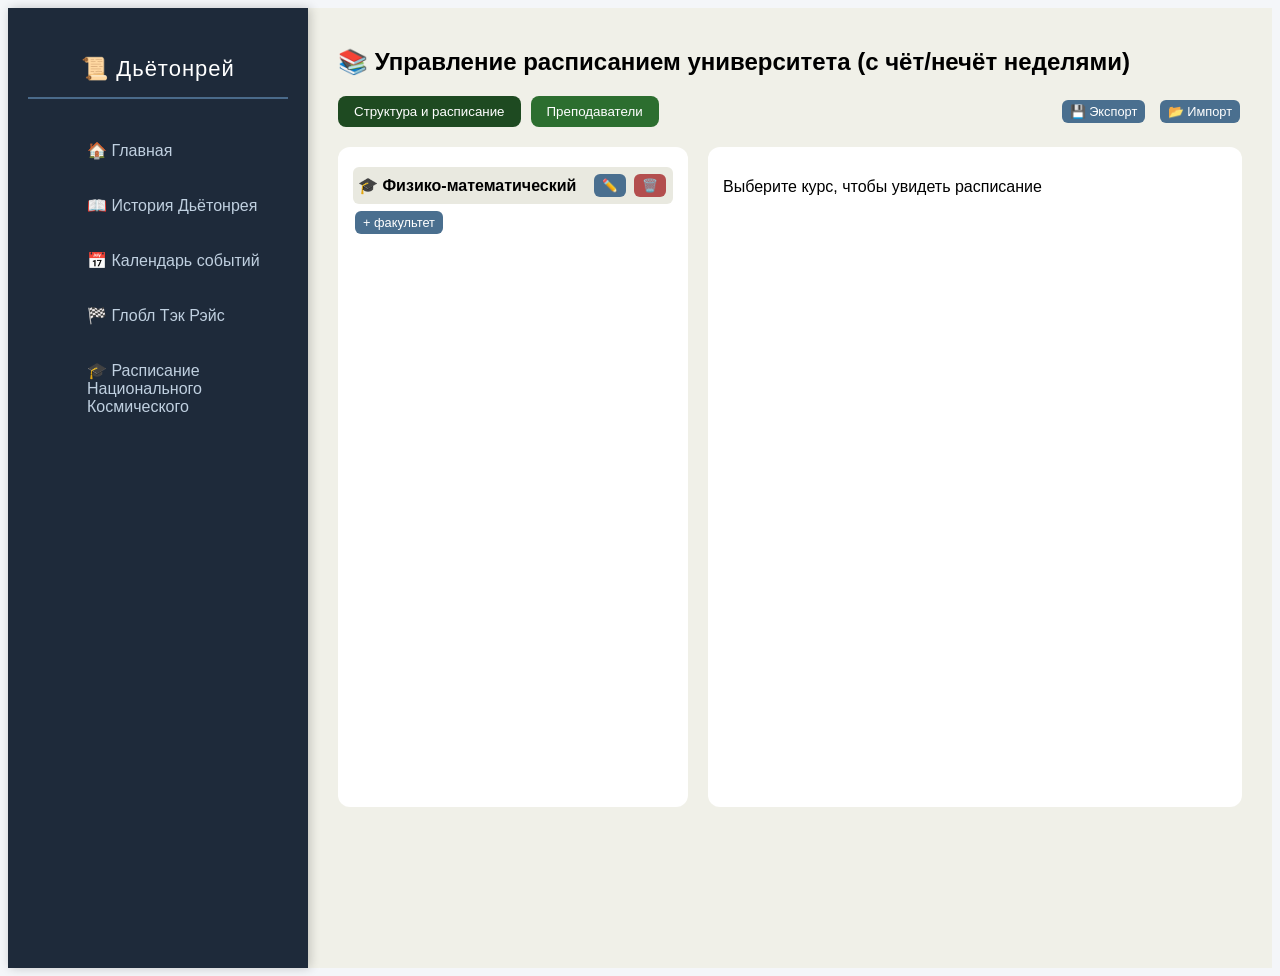
<file: uni_schedule.html>
<!DOCTYPE html>
<html lang="ru">
<head>
    <meta charset="UTF-8">
    <meta name="viewport" content="width=device-width, initial-scale=1.0">
    <title>Университетское расписание</title>
    <!-- Подключаем общий стиль -->
    <link rel="stylesheet" href="style.css">
    <!-- Специфичные стили для расписания -->
    <style>
        /* Переопределяем фон и отступы */
        .main-content {
            background: #f0f0e8;
            padding: 20px 30px;
            max-width: 100%;
        }
        .top-bar {
            display: flex;
            justify-content: space-between;
            align-items: center;
            margin-bottom: 20px;
            flex-wrap: wrap;
            gap: 10px;
        }
        .tabs {
            display: flex;
            gap: 10px;
        }
        .tab-btn {
            padding: 8px 16px;
            background: #2c6e2f;
            color: white;
            border: none;
            border-radius: 8px;
            cursor: pointer;
        }
        .tab-btn.active {
            background: #1e4a21;
        }
        .export-import button {
            background: #4a6f8f;
            margin-left: 8px;
        }
        .tab-content {
            display: none;
        }
        .tab-content.active {
            display: block;
        }
        .tree {
            background: white;
            padding: 15px;
            border-radius: 12px;
            width: 320px;
            float: left;
            margin-right: 20px;
            overflow-y: auto;
            height: 70vh;
        }
        .schedule-panel {
            background: white;
            padding: 15px;
            border-radius: 12px;
            overflow-y: auto;
            height: 70vh;
        }
        .tree ul {
            list-style: none;
            padding-left: 0;
            margin: 0;
        }
        .tree li {
            margin: 5px 0;
        }
        .faculty-header, .dept-header {
            cursor: pointer;
            font-weight: bold;
            background: #e9e9e0;
            padding: 5px;
            border-radius: 6px;
            display: flex;
            justify-content: space-between;
            align-items: center;
        }
        .faculty-header:hover, .dept-header:hover {
            background: #d0d0c0;
        }
        .course-item {
            cursor: pointer;
            margin-left: 20px;
            padding: 4px;
            border-radius: 4px;
            display: flex;
            justify-content: space-between;
            align-items: center;
        }
        .course-item:hover {
            background: #e0f0e0;
        }
        .children {
            padding-left: 20px;
        }
        .btn {
            background: #4a6f8f;
            color: white;
            border: none;
            padding: 4px 8px;
            border-radius: 6px;
            cursor: pointer;
            margin: 2px;
            font-size: 0.8rem;
        }
        .btn-danger {
            background: #b34e4e;
        }
        .schedule-table {
            width: 100%;
            border-collapse: collapse;
        }
        .schedule-table th, .schedule-table td {
            border: 1px solid #ccc;
            padding: 6px;
            vertical-align: middle;
        }
        .schedule-table input, .schedule-table select {
            width: 100%;
            padding: 4px;
            box-sizing: border-box;
        }
        .lesson-lecture {
            background-color: #d9e6c3;
        }
        .lesson-seminar {
            background-color: #fce5cd;
        }
        .lesson-lab {
            background-color: #fff2cc;
        }
        .lesson-practice {
            background-color: #cfe2f3;
        }
        .clearfix::after {
            content: "";
            clear: both;
            display: table;
        }
        .teacher-schedule-item {
            margin-bottom: 10px;
            border-left: 4px solid #4a6f8f;
            padding-left: 8px;
        }
        /* Адаптивность */
        @media (max-width: 768px) {
            .tree {
                float: none;
                width: 100%;
                height: auto;
                margin-bottom: 20px;
            }
            .schedule-panel {
                height: auto;
            }
            .main-content {
                padding: 15px;
            }
        }
    </style>
</head>
<body>

    <!-- ===== ЛЕВАЯ КОЛОНКА (навигация по сайту) ===== -->
    <nav class="sidebar">
        <h2>📜 Дьётонрей</h2>
        <ul>
            <li><a href="index.html">🏠 Главная</a></li>
            <li><a href="history.html">📖 История Дьётонрея</a></li>
            <li><a href="calendar-events.html">📅 Календарь событий</a></li>
            <li><a href="racing_manager.html">🏁 Глобл Тэк Рэйс</a></li>
            <li><a href="uni_schedule.html">🎓 Расписание Национального Космического</a></li>
        </ul>
    </nav>

    <!-- ===== ОСНОВНАЯ ОБЛАСТЬ (расписание) ===== -->
    <main class="main-content">

        <h2>📚 Управление расписанием университета (с чёт/нечёт неделями)</h2>

        <div class="top-bar">
            <div class="tabs">
                <button class="tab-btn active" data-tab="structure">Структура и расписание</button>
                <button class="tab-btn" data-tab="teachers">Преподаватели</button>
            </div>
            <div class="export-import">
                <button id="exportBtn" class="btn">💾 Экспорт</button>
                <button id="importBtn" class="btn">📂 Импорт</button>
            </div>
        </div>

        <!-- Вкладка "Структура" -->
        <div id="structure-tab" class="tab-content active">
            <div class="clearfix">
                <div class="tree" id="treeContainer"></div>
                <div class="schedule-panel" id="schedulePanel">
                    <p>Выберите курс, чтобы увидеть расписание</p>
                </div>
            </div>
        </div>

        <!-- Вкладка "Преподаватели" -->
        <div id="teachers-tab" class="tab-content">
            <div>
                <button id="addTeacherBtn" class="btn">👨‍🏫 Добавить преподавателя</button>
                <div id="teachersList" style="margin-top: 15px;"></div>
            </div>
        </div>

    </main>

    <!-- ===== СКРИПТЫ (без изменений) ===== -->
    <script>
        let appData = { faculties: [], teachers: [] };
        const STORAGE_KEY = "uniScheduleData";
        let currentSelectedCourse = null;

        const lessonTypes = [
            { value: "lecture", label: "Лекция", className: "lesson-lecture" },
            { value: "seminar", label: "Семинар", className: "lesson-seminar" },
            { value: "lab", label: "Лабораторная", className: "lesson-lab" },
            { value: "practice", label: "Практика", className: "lesson-practice" }
        ];

        function loadData() {
            const saved = localStorage.getItem(STORAGE_KEY);
            if (saved) {
                appData = JSON.parse(saved);
                convertOldData();
                ensureWeekTypeField();
            } else {
                // Начальные данные для примера
                appData = {
                    faculties: [
                        {
                            id: "fac1", name: "Физико-математический", departments: [
                                {
                                    id: "dep1", name: "Кафедра математики", courses: [
                                        {
                                            id: "course1", name: "1 курс", schedule: [
                                                { day: "Пн", time: "9:00-10:30", subject: "Матанализ", type: "lecture", teacherId: "t1", room: "101", weekType: "both" },
                                                { day: "Ср", time: "11:00-12:30", subject: "Алгебра", type: "seminar", teacherId: "t2", room: "202", weekType: "even" }
                                            ]
                                        },
                                        {
                                            id: "course2", name: "2 курс", schedule: [
                                                { day: "Вт", time: "10:00-11:30", subject: "Диффуры", type: "practice", teacherId: "t3", room: "303", weekType: "odd" }
                                            ]
                                        }
                                    ]
                                },
                                {
                                    id: "dep2", name: "Кафедра физики", courses: [
                                        {
                                            id: "course3", name: "1 курс", schedule: [
                                                { day: "Пт", time: "9:00-10:30", subject: "Механика", type: "lab", teacherId: "t4", room: "105", weekType: "both" }
                                            ]
                                        }
                                    ]
                                }
                            ]
                        }
                    ],
                    teachers: [
                        { id: "t1", name: "Иванов И.И." },
                        { id: "t2", name: "Петров П.П." },
                        { id: "t3", name: "Сидоров С.С." },
                        { id: "t4", name: "Кузнецов К.К." }
                    ]
                };
            }
            saveData();
        }

        function convertOldData() {
            let changed = false;
            for (let f of appData.faculties) {
                for (let d of f.departments || []) {
                    for (let c of d.courses || []) {
                        if (c.schedule && c.schedule.length > 0 && typeof c.schedule[0] === 'string') {
                            let newSchedule = [];
                            for (let str of c.schedule) {
                                let parts = str.split(' ');
                                newSchedule.push({
                                    day: parts[0] || "Пн",
                                    time: parts[1] || "9:00",
                                    subject: str.replace(/\(.*?\)/g, '').trim(),
                                    type: "lecture",
                                    teacherId: "",
                                    room: "",
                                    weekType: "both"
                                });
                            }
                            c.schedule = newSchedule;
                            changed = true;
                        }
                    }
                }
            }
            if (changed) saveData();
        }

        function ensureWeekTypeField() {
            let changed = false;
            for (let f of appData.faculties) {
                for (let d of f.departments || []) {
                    for (let c of d.courses || []) {
                        if (c.schedule) {
                            for (let item of c.schedule) {
                                if (item && !item.weekType) {
                                    item.weekType = "both";
                                    changed = true;
                                }
                            }
                        }
                    }
                }
            }
            if (changed) saveData();
        }

        function saveData() {
            localStorage.setItem(STORAGE_KEY, JSON.stringify(appData));
        }

        function generateId(prefix) { return prefix + Date.now() + Math.random().toString(36).substr(2, 6); }

        function renderTree() {
            const container = document.getElementById('treeContainer');
            let html = '<ul>';
            for (let f of appData.faculties) {
                html += `<li>
                            <div class="faculty-header" data-faculty-id="${f.id}">
                                <span>🎓 ${f.name}</span>
                                <span>
                                    <button class="btn" onclick="editFaculty('${f.id}')">✏️</button>
                                    <button class="btn btn-danger" onclick="deleteFaculty('${f.id}')">🗑️</button>
                                </span>
                            </div>
                            <div class="children" id="fac-${f.id}" style="display: none;">
                                <ul>`;
                for (let d of f.departments || []) {
                    html += `<li>
                                <div class="dept-header" data-faculty-id="${f.id}" data-dept-id="${d.id}">
                                    <span>📚 ${d.name}</span>
                                    <span>
                                        <button class="btn" onclick="editDepartment('${f.id}','${d.id}')">✏️</button>
                                        <button class="btn btn-danger" onclick="deleteDepartment('${f.id}','${d.id}')">🗑️</button>
                                    </span>
                                </div>
                                <div class="children" id="dept-${f.id}-${d.id}" style="display: none;">
                                    <ul>`;
                    for (let c of d.courses || []) {
                        html += `<li class="course-item" data-faculty-id="${f.id}" data-dept-id="${d.id}" data-course-id="${c.id}">
                                    <span>📖 ${c.name}</span>
                                    <span>
                                        <button class="btn" onclick="editCourse('${f.id}','${d.id}','${c.id}')">✏️</button>
                                        <button class="btn btn-danger" onclick="deleteCourse('${f.id}','${d.id}','${c.id}')">🗑️</button>
                                    </span>
                                 </li>`;
                    }
                    html += `<li><button class="btn" onclick="addCourse('${f.id}','${d.id}')">+ курс</button></li>`;
                    html += `</ul></div></li>`;
                }
                html += `<li><button class="btn" onclick="addDepartment('${f.id}')">+ кафедра</button></li>`;
                html += `</ul></div></li>`;
            }
            html += `<li><button class="btn" onclick="addFaculty()">+ факультет</button></li>`;
            html += '</ul>';
            container.innerHTML = html;

            document.querySelectorAll('.faculty-header').forEach(header => {
                header.addEventListener('click', (e) => {
                    if (e.target.tagName === 'BUTTON') return;
                    const facId = header.dataset.facultyId;
                    const childrenDiv = document.getElementById(`fac-${facId}`);
                    if (childrenDiv) childrenDiv.style.display = childrenDiv.style.display !== 'none' ? 'none' : 'block';
                });
            });
            document.querySelectorAll('.dept-header').forEach(header => {
                header.addEventListener('click', (e) => {
                    if (e.target.tagName === 'BUTTON') return;
                    const facId = header.dataset.facultyId;
                    const deptId = header.dataset.deptId;
                    const childrenDiv = document.getElementById(`dept-${facId}-${deptId}`);
                    if (childrenDiv) childrenDiv.style.display = childrenDiv.style.display !== 'none' ? 'none' : 'block';
                });
            });
            document.querySelectorAll('.course-item').forEach(courseDiv => {
                courseDiv.addEventListener('click', (e) => {
                    if (e.target.tagName === 'BUTTON') return;
                    const facId = courseDiv.dataset.facultyId;
                    const deptId = courseDiv.dataset.deptId;
                    const courseId = courseDiv.dataset.courseId;
                    selectCourse(facId, deptId, courseId);
                });
            });
        }

        function selectCourse(facultyId, departmentId, courseId) {
            currentSelectedCourse = { facultyId, departmentId, courseId };
            const faculty = appData.faculties.find(f => f.id === facultyId);
            const dep = faculty.departments.find(d => d.id === departmentId);
            const course = dep.courses.find(c => c.id === courseId);
            const schedule = course.schedule || [];

            const evenItems = schedule.filter(item => item.weekType === 'even' || item.weekType === 'both');
            const oddItems = schedule.filter(item => item.weekType === 'odd' || item.weekType === 'both');

            function renderTable(items, title) {
                let html = `<h4>${title}</h4><table class="schedule-table"><thead><tr>
                    <th>День</th><th>Время</th><th>Предмет</th><th>Тип</th><th>Преподаватель</th><th>Аудитория</th><th>Неделя</th><th></th>
                </tr></thead><tbody>`;
                items.forEach((item, idx) => {
                    const originalIndex = schedule.findIndex(s => s === item);
                    html += `<tr class="${lessonTypes.find(t => t.value === item.type)?.className || ''}">
                        <td><input type="text" value="${item.day}" class="sch-day-${originalIndex}"></td>
                        <td><input type="text" value="${item.time}" class="sch-time-${originalIndex}"></td>
                        <td><input type="text" value="${item.subject}" class="sch-subj-${originalIndex}"></td>
                        <td><select class="sch-type-${originalIndex}">${lessonTypes.map(t => `<option value="${t.value}" ${t.value === item.type ? 'selected' : ''}>${t.label}</option>`).join('')}</select></td>
                        <td><select class="sch-teacher-${originalIndex}"><option value="">—</option>${appData.teachers.map(t => `<option value="${t.id}" ${t.id === item.teacherId ? 'selected' : ''}>${t.name}</option>`).join('')}</select></td>
                        <td><input type="text" value="${item.room}" class="sch-room-${originalIndex}"></td>
                        <td><select class="sch-week-${originalIndex}">
                            <option value="both" ${item.weekType === 'both' ? 'selected' : ''}>Обе</option>
                            <option value="even" ${item.weekType === 'even' ? 'selected' : ''}>Чётная</option>
                            <option value="odd" ${item.weekType === 'odd' ? 'selected' : ''}>Нечётная</option>
                        </select></td>
                        <td>
                            <button class="btn" onclick="updateScheduleItem('${facultyId}','${departmentId}','${courseId}',${originalIndex})">💾</button>
                            <button class="btn btn-danger" onclick="deleteScheduleItem('${facultyId}','${departmentId}','${courseId}',${originalIndex})">🗑️</button>
                        </td>
                    </tr>`;
                });
                html += `<tr><td colspan="8"><button class="btn" onclick="addScheduleItem('${facultyId}','${departmentId}','${courseId}')">+ Добавить пару</button></td></tr>`;
                html += `</tbody></table>`;
                return html;
            }

            const html = `<h3>Расписание курса: ${course.name} (${dep.name}, ${faculty.name})</h3>
                <div style="display: flex; gap: 20px; flex-wrap: wrap;">
                    <div style="flex: 1; min-width: 300px;">${renderTable(evenItems, "📘 Чётная неделя")}</div>
                    <div style="flex: 1; min-width: 300px;">${renderTable(oddItems, "📙 Нечётная неделя")}</div>
                </div>`;
            document.getElementById('schedulePanel').innerHTML = html;
        }

        function addScheduleItem(facultyId, departmentId, courseId) {
            const faculty = appData.faculties.find(f => f.id === facultyId);
            const dep = faculty.departments.find(d => d.id === departmentId);
            const course = dep.courses.find(c => c.id === courseId);
            if (!course.schedule) course.schedule = [];
            course.schedule.push({
                day: "Пн", time: "9:00-10:30", subject: "Новый предмет", type: "lecture",
                teacherId: "", room: "", weekType: "both"
            });
            saveData();
            selectCourse(facultyId, departmentId, courseId);
        }

        function updateScheduleItem(facultyId, departmentId, courseId, index) {
            const faculty = appData.faculties.find(f => f.id === facultyId);
            const dep = faculty.departments.find(d => d.id === departmentId);
            const course = dep.courses.find(c => c.id === courseId);
            const newDay = document.querySelector(`.sch-day-${index}`).value;
            const newTime = document.querySelector(`.sch-time-${index}`).value;
            const newSubject = document.querySelector(`.sch-subj-${index}`).value;
            const newType = document.querySelector(`.sch-type-${index}`).value;
            const newTeacherId = document.querySelector(`.sch-teacher-${index}`).value;
            const newRoom = document.querySelector(`.sch-room-${index}`).value;
            const newWeekType = document.querySelector(`.sch-week-${index}`).value;
            course.schedule[index] = {
                day: newDay, time: newTime, subject: newSubject, type: newType,
                teacherId: newTeacherId, room: newRoom, weekType: newWeekType
            };
            saveData();
            selectCourse(facultyId, departmentId, courseId);
        }

        function deleteScheduleItem(facultyId, departmentId, courseId, index) {
            if (confirm("Удалить эту пару?")) {
                const faculty = appData.faculties.find(f => f.id === facultyId);
                const dep = faculty.departments.find(d => d.id === departmentId);
                const course = dep.courses.find(c => c.id === courseId);
                course.schedule.splice(index, 1);
                saveData();
                selectCourse(facultyId, departmentId, courseId);
            }
        }

        function addFaculty() { let name = prompt("Название факультета:"); if (name) { appData.faculties.push({ id: generateId("fac"), name, departments: [] }); saveData(); renderTree(); } }
        function editFaculty(id) { let f = appData.faculties.find(f => f.id === id); let n = prompt("Новое название:", f.name); if (n) { f.name = n; saveData(); renderTree(); } }
        function deleteFaculty(id) { if (confirm("Удалить факультет?")) { appData.faculties = appData.faculties.filter(f => f.id !== id); saveData(); renderTree(); if (currentSelectedCourse?.facultyId === id) document.getElementById('schedulePanel').innerHTML = '<p>Выберите курс</p>'; } }
        function addDepartment(facId) { let name = prompt("Название кафедры:"); if (name) { let f = appData.faculties.find(f => f.id === facId); f.departments.push({ id: generateId("dep"), name, courses: [] }); saveData(); renderTree(); } }
        function editDepartment(facId, depId) { let f = appData.faculties.find(f => f.id === facId); let d = f.departments.find(d => d.id === depId); let n = prompt("Новое название:", d.name); if (n) { d.name = n; saveData(); renderTree(); } }
        function deleteDepartment(facId, depId) { if (confirm("Удалить кафедру?")) { let f = appData.faculties.find(f => f.id === facId); f.departments = f.departments.filter(d => d.id !== depId); saveData(); renderTree(); if (currentSelectedCourse?.departmentId === depId) document.getElementById('schedulePanel').innerHTML = '<p>Выберите курс</p>'; } }
        function addCourse(facId, depId) { let name = prompt("Название курса:"); if (name) { let f = appData.faculties.find(f => f.id === facId); let d = f.departments.find(d => d.id === depId); d.courses.push({ id: generateId("course"), name, schedule: [] }); saveData(); renderTree(); } }
        function editCourse(facId, depId, courseId) { let f = appData.faculties.find(f => f.id === facId); let d = f.departments.find(d => d.id === depId); let c = d.courses.find(c => c.id === courseId); let n = prompt("Новое название:", c.name); if (n) { c.name = n; saveData(); renderTree(); } }
        function deleteCourse(facId, depId, courseId) { if (confirm("Удалить курс?")) { let f = appData.faculties.find(f => f.id === facId); let d = f.departments.find(d => d.id === depId); d.courses = d.courses.filter(c => c.id !== courseId); saveData(); renderTree(); if (currentSelectedCourse?.courseId === courseId) document.getElementById('schedulePanel').innerHTML = '<p>Выберите курс</p>'; } }

        function renderTeachers() {
            let container = document.getElementById('teachersList');
            let html = '';
            for (let t of appData.teachers) {
                html += `<div style="border:1px solid #ccc; margin-bottom:8px; padding:8px; border-radius:8px;">
                            <strong>${t.name}</strong>
                            <button class="btn" onclick="editTeacher('${t.id}')">✏️</button>
                            <button class="btn btn-danger" onclick="deleteTeacher('${t.id}')">🗑️</button>
                            <div><button class="btn" onclick="showTeacherSchedule('${t.id}')">📅 Расписание</button></div>
                         </div>`;
            }
            if (appData.teachers.length === 0) html = '<p>Нет преподавателей. Добавьте.</p>';
            container.innerHTML = html;
        }

        function addTeacher() {
            let name = prompt("ФИО преподавателя:");
            if (name) {
                appData.teachers.push({ id: generateId("t"), name });
                saveData();
                renderTeachers();
            }
        }
        function editTeacher(id) {
            let teacher = appData.teachers.find(t => t.id === id);
            let newName = prompt("Изменить ФИО:", teacher.name);
            if (newName) { teacher.name = newName; saveData(); renderTeachers(); }
        }
        function deleteTeacher(id) {
            if (confirm("Удалить преподавателя? Это не удалит занятия из курсов, но связь потеряется.")) {
                appData.teachers = appData.teachers.filter(t => t.id !== id);
                saveData();
                renderTeachers();
            }
        }

        function showTeacherSchedule(teacherId) {
            let teacher = appData.teachers.find(t => t.id === teacherId);
            let lessons = [];
            for (let f of appData.faculties) {
                for (let d of f.departments || []) {
                    for (let c of d.courses || []) {
                        for (let item of c.schedule || []) {
                            if (item.teacherId === teacherId) {
                                lessons.push({
                                    faculty: f.name, department: d.name, course: c.name,
                                    day: item.day, time: item.time, subject: item.subject,
                                    type: item.type, room: item.room
                                });
                            }
                        }
                    }
                }
            }
            if (lessons.length === 0) {
                document.getElementById('schedulePanel').innerHTML = `<h3>Расписание преподавателя: ${teacher.name}</h3><p>Нет назначенных пар. Добавьте занятия в расписании курсов.</p>`;
                return;
            }
            let html = `<h3>Расписание преподавателя: ${teacher.name}</h3><table class="schedule-table"><thead><tr><th>День</th><th>Время</th><th>Предмет</th><th>Тип</th><th>Курс</th><th>Аудитория</th></tr></thead><tbody>`;
            for (let l of lessons) {
                const typeInfo = lessonTypes.find(t => t.value === l.type) || lessonTypes[0];
                html += `<tr class="${typeInfo.className}"><td>${l.day}</td><td>${l.time}</td><td>${l.subject}</td><td>${typeInfo.label}</td><td>${l.faculty} / ${l.department} / ${l.course}</td><td>${l.room}</td></tr>`;
            }
            html += `</tbody></table>`;
            document.getElementById('schedulePanel').innerHTML = html;
        }

        async function exportData() {
            const dataStr = JSON.stringify(appData, null, 2);
            if (window.pywebview && window.pywebview.api && window.pywebview.api.save_file) {
                const savedPath = await window.pywebview.api.save_file(dataStr);
                alert(savedPath ? "Сохранено" : "Отменено");
            } else {
                const blob = new Blob([dataStr], { type: "application/json" });
                const a = document.createElement('a');
                a.href = URL.createObjectURL(blob);
                a.download = "uni_schedule.json";
                a.click();
                URL.revokeObjectURL(a.href);
            }
        }

        async function importData() {
            if (window.pywebview && window.pywebview.api && window.pywebview.api.load_file) {
                const content = await window.pywebview.api.load_file();
                if (content) {
                    try {
                        const imported = JSON.parse(content);
                        if (confirm("Импорт заменит текущие данные. Продолжить?")) {
                            appData = imported;
                            convertOldData();
                            ensureWeekTypeField();
                            saveData();
                            renderTree();
                            renderTeachers();
                            document.getElementById('schedulePanel').innerHTML = "<p>Данные импортированы. Выберите курс.</p>";
                        }
                    } catch (e) { alert("Ошибка файла"); }
                }
            } else {
                let input = document.createElement('input');
                input.type = 'file';
                input.accept = '.json';
                input.onchange = e => {
                    let file = e.target.files[0];
                    let reader = new FileReader();
                    reader.onload = ev => {
                        try {
                            const imported = JSON.parse(ev.target.result);
                            if (confirm("Заменить данные?")) {
                                appData = imported;
                                convertOldData();
                                ensureWeekTypeField();
                                saveData();
                                renderTree();
                                renderTeachers();
                                document.getElementById('schedulePanel').innerHTML = "<p>Импорт завершён</p>";
                            }
                        } catch (e) { alert("Ошибка"); }
                    };
                    reader.readAsText(file);
                };
                input.click();
            }
        }

        function initTabs() {
            const btns = document.querySelectorAll('.tab-btn');
            const contents = document.querySelectorAll('.tab-content');
            btns.forEach(btn => {
                btn.addEventListener('click', () => {
                    const tabId = btn.dataset.tab;
                    btns.forEach(b => b.classList.remove('active'));
                    btn.classList.add('active');
                    contents.forEach(c => c.classList.remove('active'));
                    document.getElementById(tabId + '-tab').classList.add('active');
                    if (tabId === 'teachers') renderTeachers();
                    else if (tabId === 'structure') renderTree();
                });
            });
        }

        loadData();
        renderTree();
        renderTeachers();
        initTabs();
        document.getElementById('addTeacherBtn').addEventListener('click', addTeacher);
        document.getElementById('exportBtn').addEventListener('click', exportData);
        document.getElementById('importBtn').addEventListener('click', importData);
    </script>

</body>
</html>
</file>
<file: style.css>
{
            margin: 0;
            padding: 0;
            box-sizing: border-box;
        }

        body {
            font-family: 'Segoe UI', Tahoma, Geneva, Verdana, sans-serif;
            background: #f4f6f9;
            display: flex;
            min-height: 100vh;
        }

        /* Левая колонка — фиксированная */
        .sidebar {
            width: 260px;
            background: #1e2a3a;
            color: #fff;
            padding: 30px 20px;
            position: sticky;
            top: 0;
            height: 100vh;
            overflow-y: auto;
            box-shadow: 2px 0 10px rgba(0, 0, 0, 0.2);
            flex-shrink: 0;
        }

        .sidebar h2 {
            font-size: 22px;
            font-weight: 300;
            letter-spacing: 1px;
            margin-bottom: 30px;
            border-bottom: 2px solid #4a6a8a;
            padding-bottom: 15px;
            text-align: center;
        }

        .sidebar ul {
            list-style: none;
        }

        .sidebar ul li {
            margin-bottom: 12px;
        }

        .sidebar ul li a {
            display: block;
            color: #c0d0e0;
            text-decoration: none;
            padding: 12px 16px;
            border-radius: 8px;
            transition: background 0.3s, color 0.3s, padding-left 0.3s;
            font-size: 16px;
            border-left: 3px solid transparent;
        }

        .sidebar ul li a:hover {
            background: #2a3f55;
            color: #fff;
            padding-left: 24px;
            border-left-color: #ffb347;
        }

        /* Основной контент */
        .main-content {
            flex: 1;
            padding: 50px 60px;
            max-width: 100%;
        }

        .main-content h1 {
            font-size: 42px;
            color: #1e2a3a;
            margin-bottom: 20px;
            border-bottom: 3px solid #ffb347;
            padding-bottom: 15px;
            display: inline-block;
        }

        .main-content .welcome-text {
            font-size: 18px;
            line-height: 1.8;
            color: #2d3f4f;
            background: #fff;
            padding: 30px 35px;
            border-radius: 16px;
            box-shadow: 0 6px 20px rgba(0, 0, 0, 0.05);
            margin-top: 25px;
        }

        .main-content .welcome-text p {
            margin-bottom: 16px;
        }

        .main-content .welcome-text .placeholder {
            color: #999;
            font-style: italic;
            border-left: 4px solid #ffb347;
            padding-left: 20px;
        }

        /* Адаптивность для маленьких экранов */
        @media (max-width: 768px) {
            body {
                flex-direction: column;
            }
            .sidebar {
                width: 100%;
                height: auto;
                position: static;
                padding: 20px;
            }
            .sidebar ul {
                display: flex;
                flex-wrap: wrap;
                gap: 8px;
            }
            .sidebar ul li {
                margin: 0;
                flex: 1 0 auto;
            }
            .sidebar ul li a {
                padding: 10px 14px;
                font-size: 14px;
                border-left: none;
                border-bottom: 2px solid transparent;
            }
            .sidebar ul li a:hover {
                padding-left: 14px;
                border-bottom-color: #ffb347;
            }
            .main-content {
                padding: 30px 20px;
            }
            .main-content h1 {
                font-size: 32px;
            }
        }
</file>
